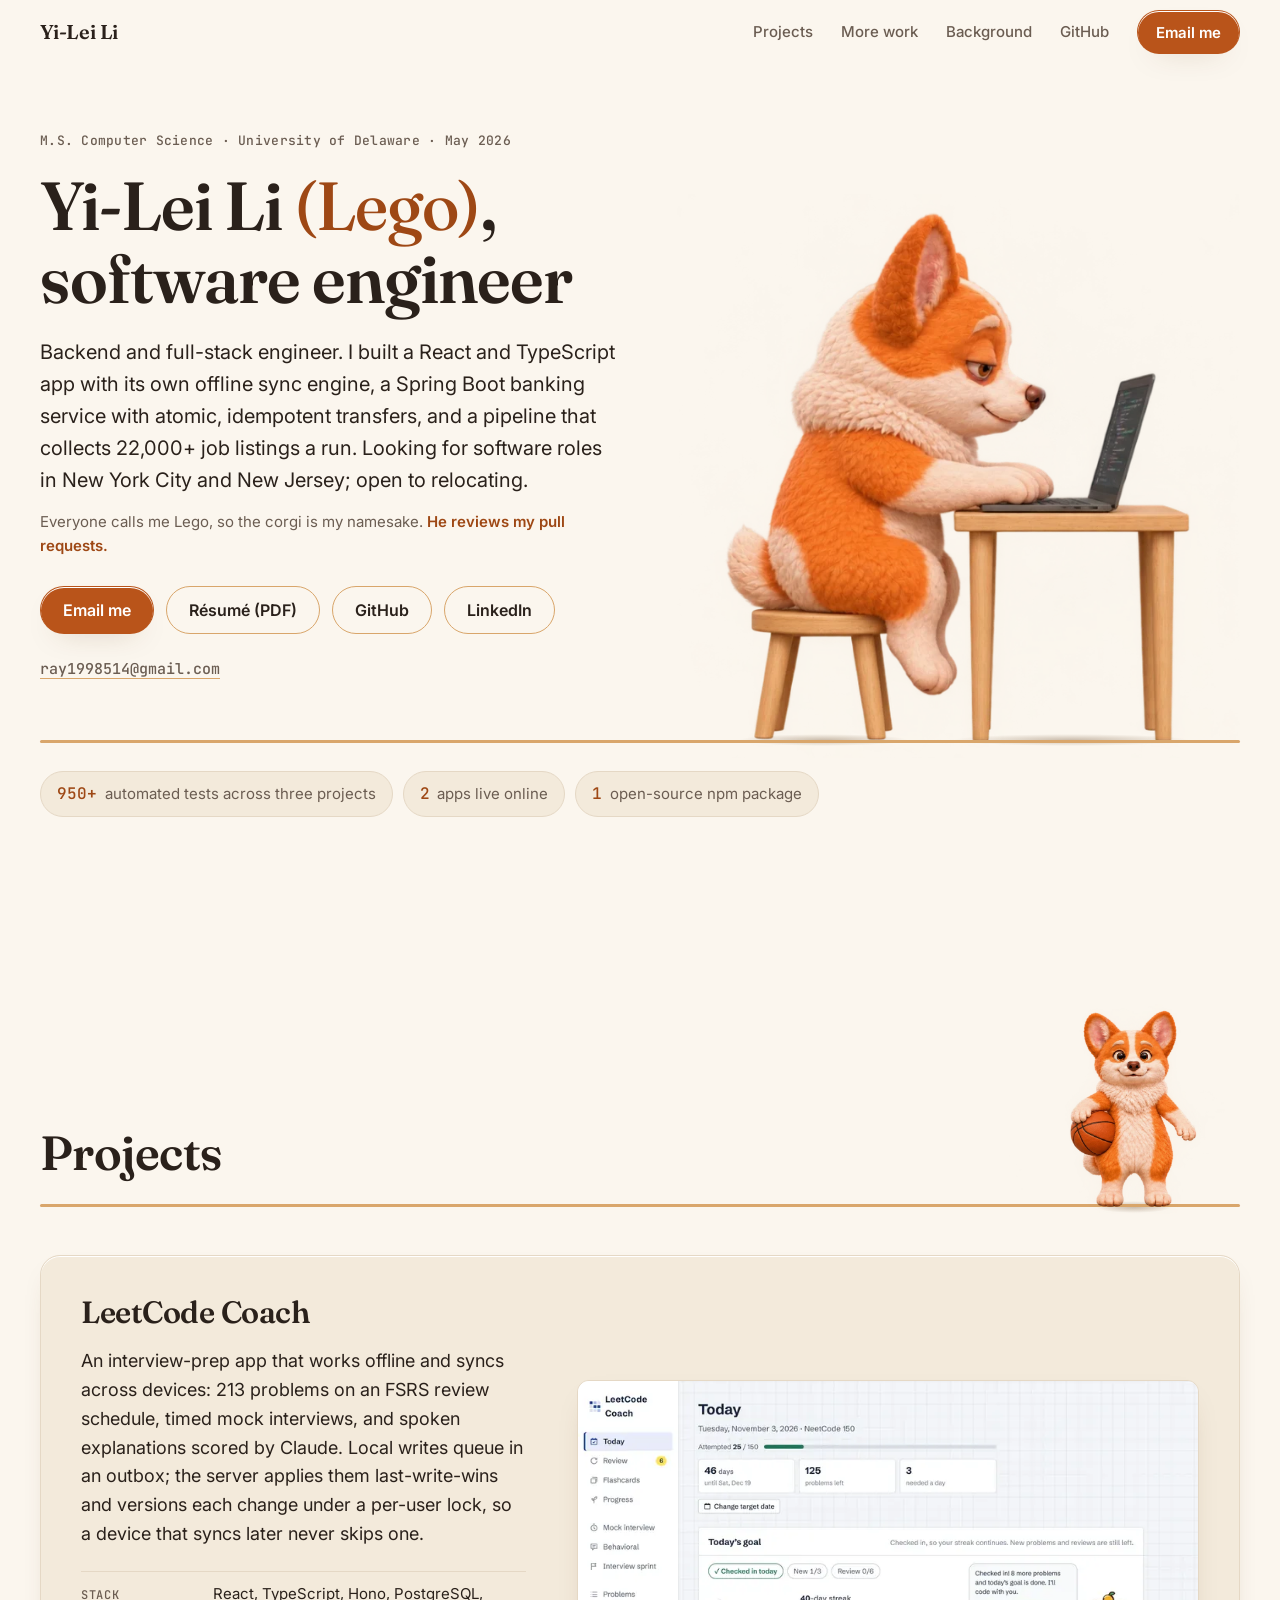
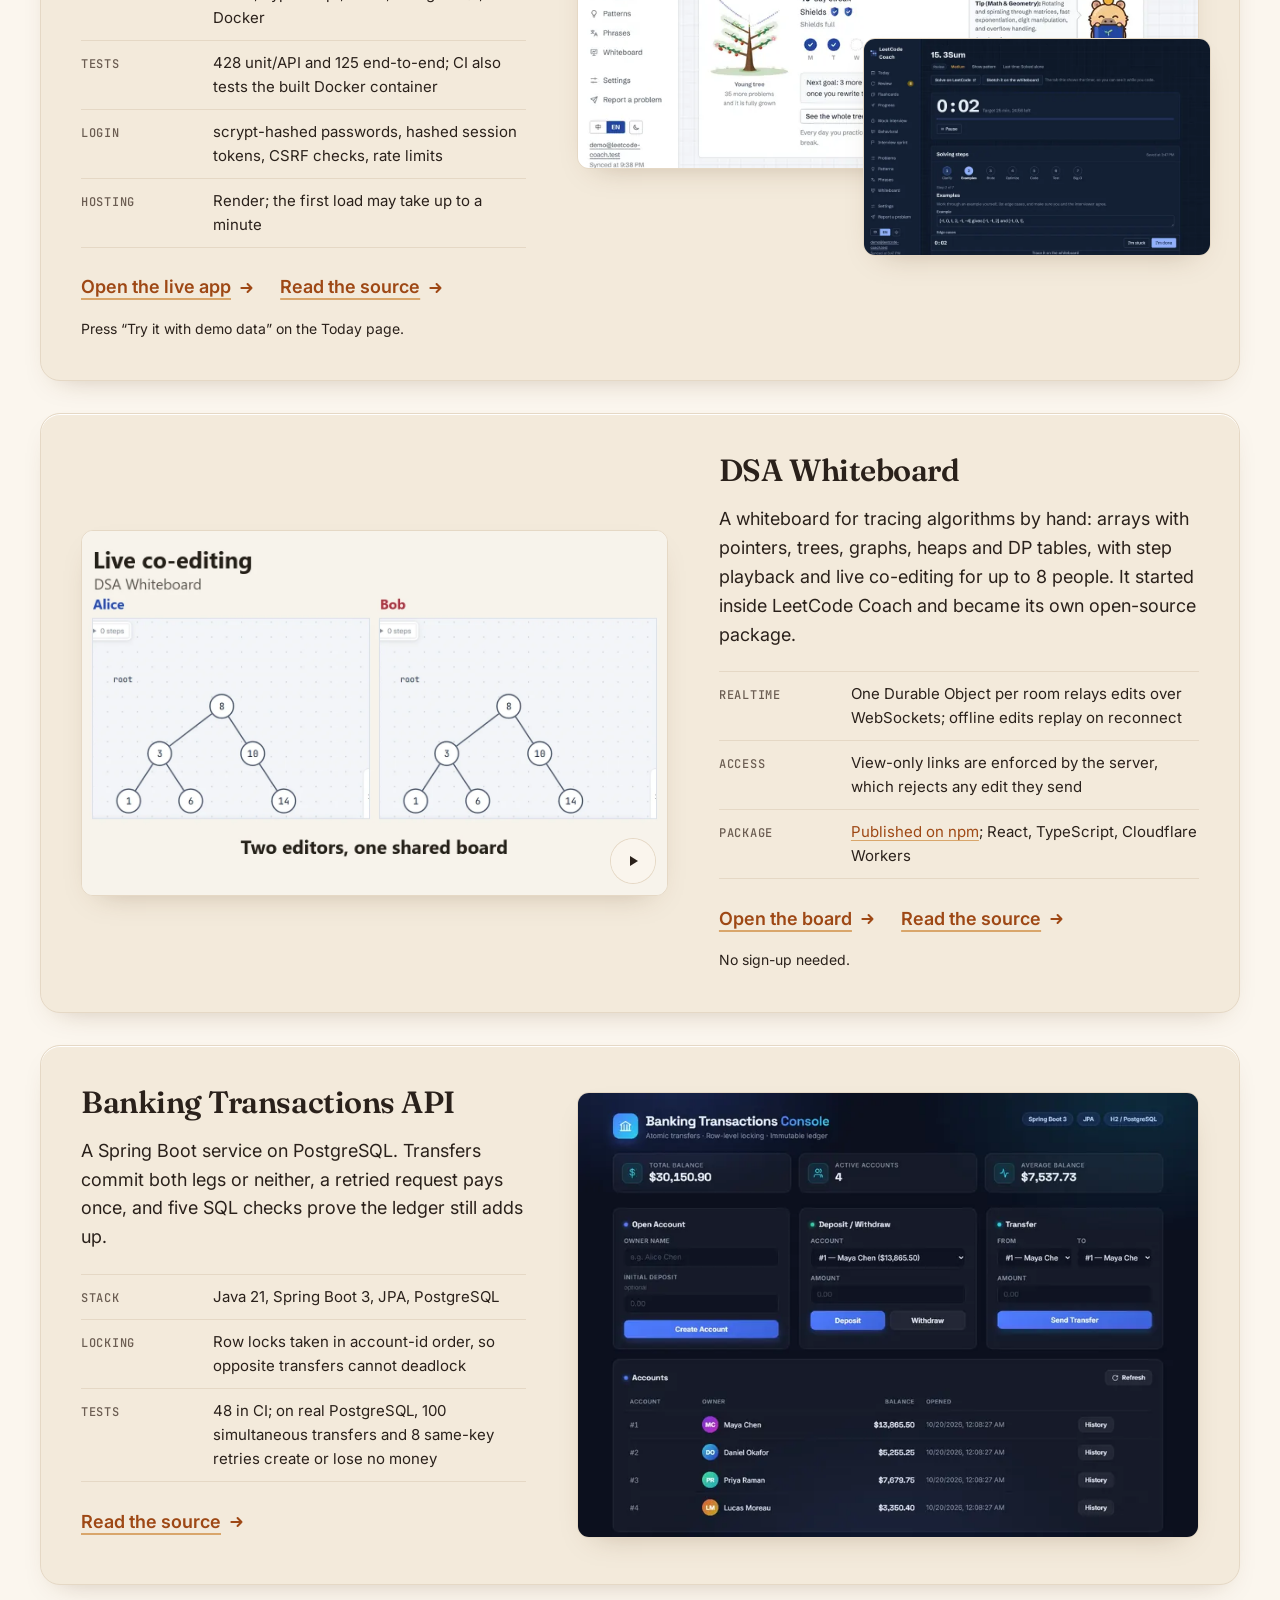
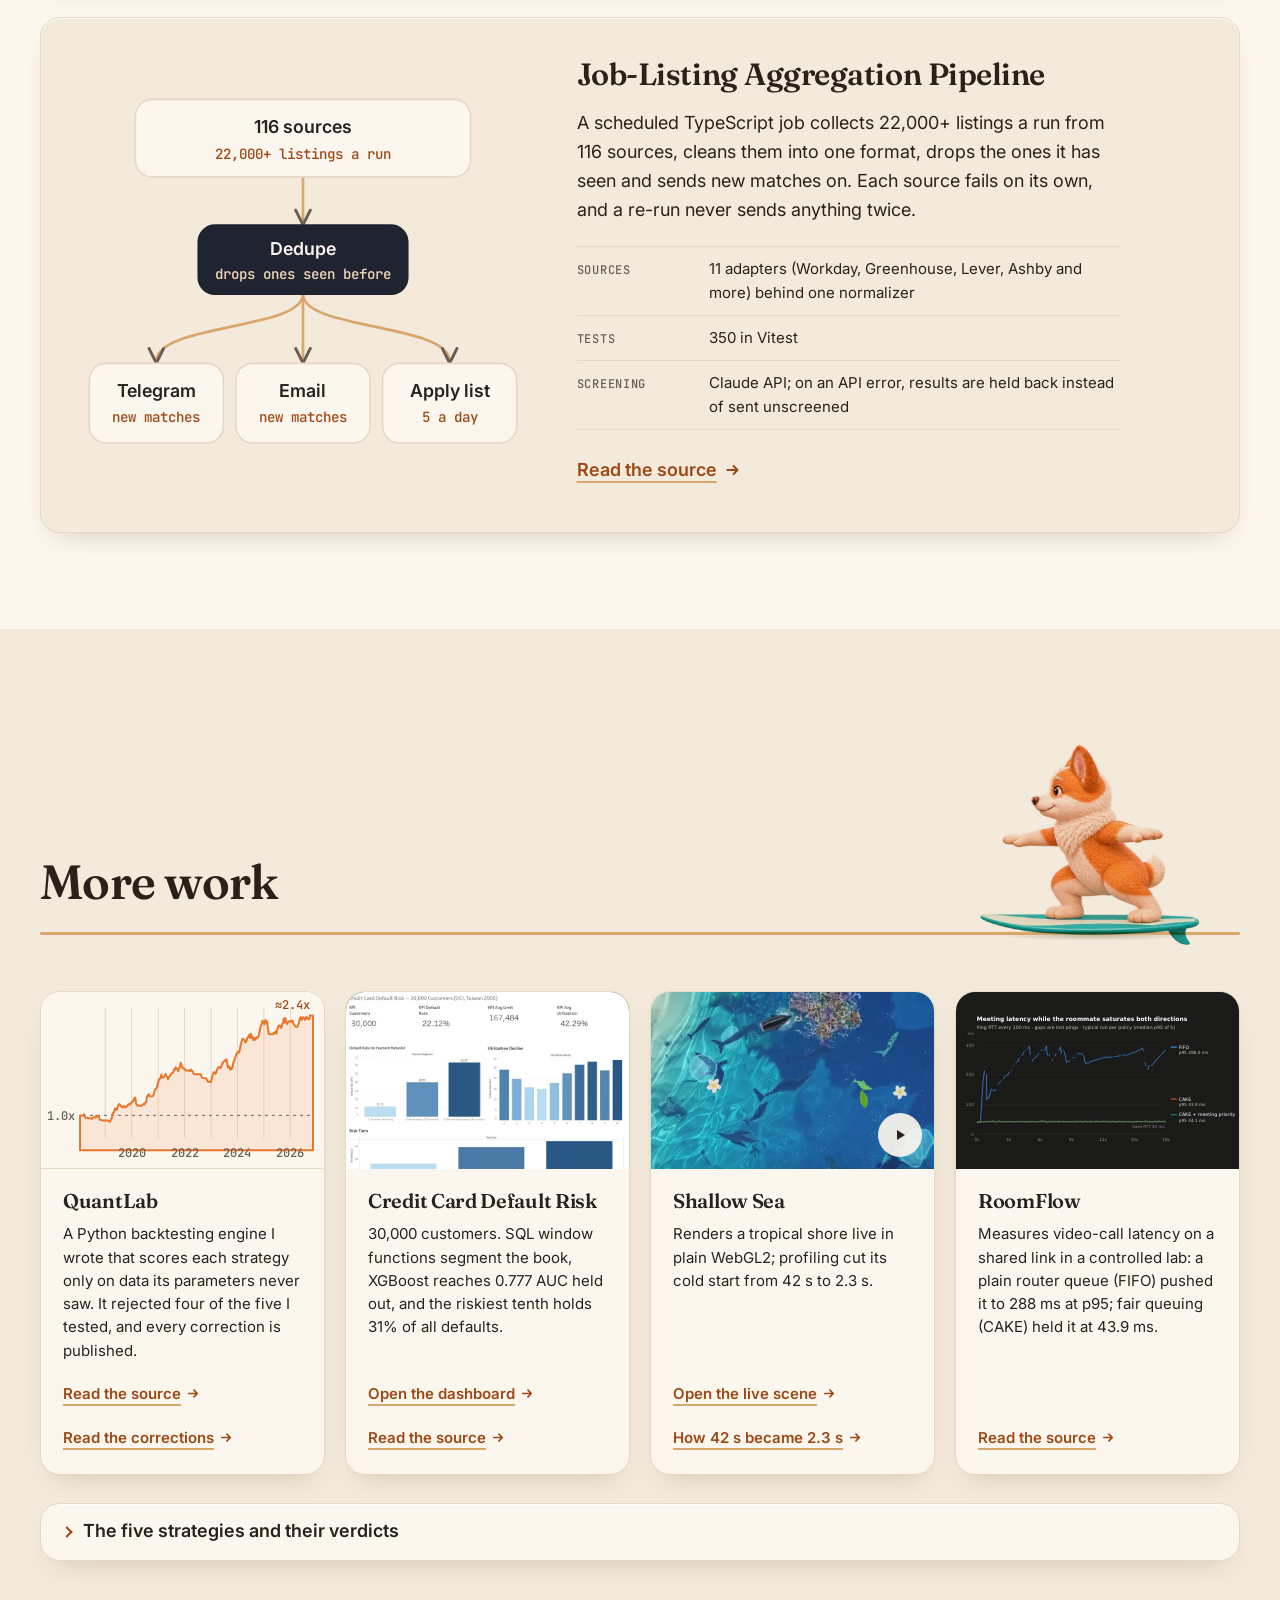
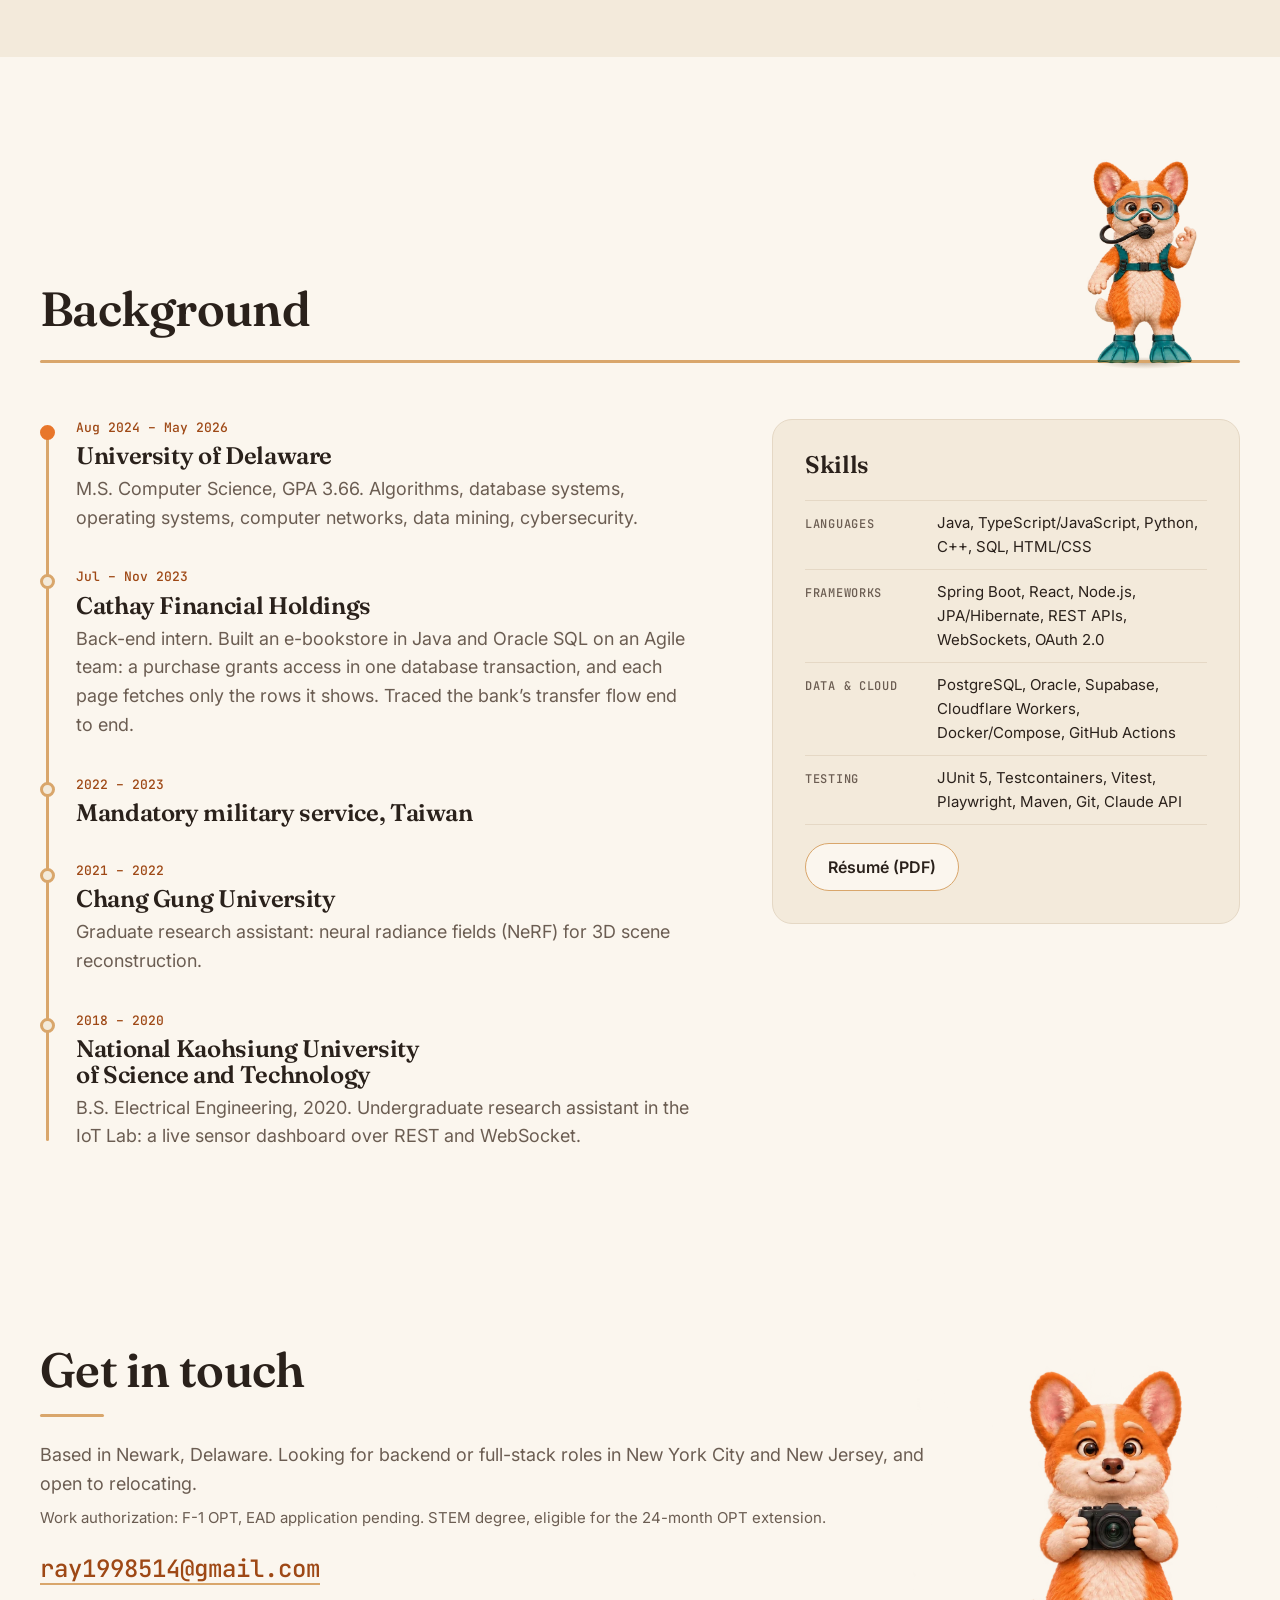
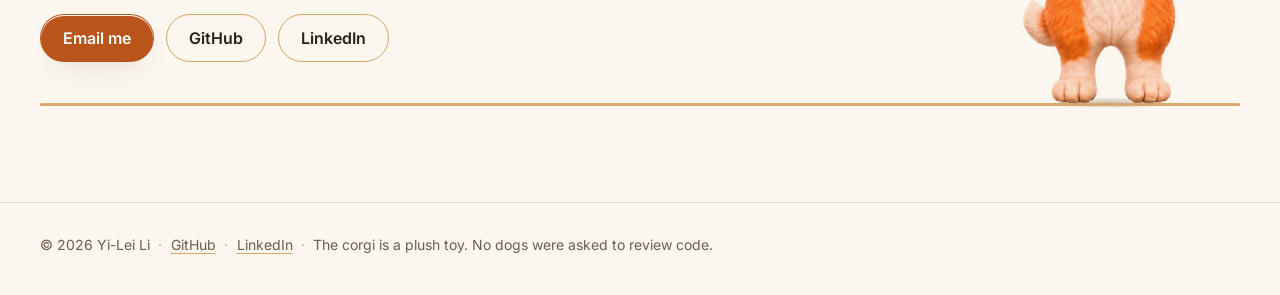
<file: index.html>
<!doctype html>
<html lang="en">
<head>
<meta charset="utf-8">
<meta name="viewport" content="width=device-width, initial-scale=1, viewport-fit=cover">
<title>Yi-Lei Li (Lego) — Backend / Full-Stack Software Engineer (Java, Spring Boot, TypeScript, React)</title>
<meta name="description" content="Backend and full-stack engineer. I built a React and TypeScript app with its own offline sync engine, a Spring Boot banking service with atomic, idempotent transfers, and a pipeline that collects 22,000+ job listings a run.">
<link rel="canonical" href="https://legoli.dev/">
<meta name="theme-color" content="#FBF6EE">
<meta property="og:type" content="website">
<meta property="og:url" content="https://legoli.dev/">
<meta property="og:title" content="Yi-Lei Li (Lego) — backend and full-stack software engineer">
<meta property="og:description" content="Backend and full-stack engineer. I built a React and TypeScript app with its own offline sync engine, a Spring Boot banking service with atomic, idempotent transfers, and a pipeline that collects 22,000+ job listings a run.">
<meta property="og:image" content="https://legoli.dev/og.png?v=2">
<meta property="og:image:width" content="1200">
<meta property="og:image:height" content="630">
<meta property="og:image:alt" content="Yi-Lei Li, backend and full-stack software engineer, with Lego the corgi typing at a desk">
<meta name="twitter:card" content="summary_large_image">
<meta name="twitter:title" content="Yi-Lei Li (Lego) — backend and full-stack software engineer">
<meta name="twitter:description" content="Backend and full-stack engineer. I built a React and TypeScript app with its own offline sync engine, a Spring Boot banking service with atomic, idempotent transfers, and a pipeline that collects 22,000+ job listings a run.">
<meta name="twitter:image" content="https://legoli.dev/og.png?v=2">
<link rel="icon" href="favicon.svg" type="image/svg+xml">
<link rel="apple-touch-icon" href="apple-touch-icon.png">
<script type="application/ld+json">{"@context":"https://schema.org","@type":"Person","name":"Yi-Lei Li","alternateName":"Lego","jobTitle":"Backend and full-stack software engineer","url":"https://legoli.dev/","alumniOf":"University of Delaware","sameAs":["https://github.com/Lego514","https://www.linkedin.com/in/legoli/"]}</script>
<link rel="preload" as="image" href="img/lego/lego-coding-side.webp" imagesrcset="img/lego/lego-coding-side-400.webp 400w, img/lego/lego-coding-side.webp 666w" imagesizes="(min-width: 900px) 620px, 290px" type="image/webp" fetchpriority="high">
<link rel="preconnect" href="https://fonts.googleapis.com">
<link rel="preconnect" href="https://fonts.gstatic.com" crossorigin>
<link rel="stylesheet" href="https://fonts.googleapis.com/css2?family=Fraunces:opsz,wght@9..144,500..600&family=Inter:wght@400..600&family=JetBrains+Mono:wght@400..500&display=swap">
<script>document.documentElement.classList.add("js");</script>
<style>
:root {
  --paper: #FBF6EE;
  --paper-2: #F3EADB;
  --ink: #2A211B;
  --ink-2: #6B5D52;
  --fur: #E8762B;
  --fur-deep: #B9541A;
  --fur-ink: #9E4815;     /* accent text on paper/paper-2/cream: 4.6-5.8:1 (fur-deep is 4.05 on paper-2) */
  --cream: #F6D9BC;
  --wood: #D9A66B;
  --line: #E5D8C5;
  --code: #1F2430;

  --font-display: "Fraunces", Georgia, "Times New Roman", serif;
  --font-body: "Inter", system-ui, -apple-system, "Segoe UI", Roboto, sans-serif;
  --font-mono: "JetBrains Mono", ui-monospace, "SFMono-Regular", Menlo, Consolas, monospace;

  --radius: 20px;
  --pill: 999px;
  --shadow: 0 1px 0 #fff inset, 0 12px 30px -18px rgb(90 55 20 / .35);
  --wood-line: 3px;
  --wrap: 1280px;
  --gutter: clamp(16px, 4vw, 40px);
  --header-h: 64px;
  --focus: 3px solid var(--fur-deep);
}

*, *::before, *::after { box-sizing: border-box; }
html { -webkit-text-size-adjust: 100%; scroll-behavior: smooth; }
body {
  margin: 0;
  background: var(--paper);
  color: var(--ink);
  font: 400 clamp(1.0625rem, .25vw + 1rem, 1.125rem) / 1.6 var(--font-body);
  text-rendering: optimizeLegibility;
  -webkit-font-smoothing: antialiased;
}
img { display: block; max-width: 100%; height: auto; }
a { color: inherit; }
h1, h2, h3 {
  font-family: var(--font-display);
  font-weight: 600;
  font-optical-sizing: auto;
  line-height: 1.08;
  letter-spacing: -.015em;
  margin: 0;
  text-wrap: balance;
}
p { margin: 0; }

:focus-visible { outline: var(--focus); outline-offset: 3px; border-radius: 6px; }
main:focus { outline: none; }

.wrap {
  width: 100%;
  max-width: calc(var(--wrap) + 2 * var(--gutter));
  margin-inline: auto;
  padding-inline: var(--gutter);
}

/* ---------- skip link ---------- */
.skip {
  position: absolute; left: var(--gutter); top: 8px; z-index: 100;
  padding: 12px 18px; border-radius: var(--pill);
  background: var(--ink); color: var(--paper);
  font-weight: 600; text-decoration: none;
  translate: 0 -200%;
}
.skip:focus-visible { translate: 0 0; }

/* ---------- buttons ---------- */
.btn {
  display: inline-flex; align-items: center; justify-content: center; gap: .5em;
  min-height: 48px; padding: 0 22px;
  border: 1.5px solid transparent; border-radius: var(--pill);
  font: 600 1rem/1 var(--font-body);
  text-decoration: none; white-space: nowrap;
  transition: translate .15s ease, background-color .15s ease, box-shadow .15s ease;
}
.btn:hover { translate: 0 -1px; }
.btn--primary { background: var(--fur-deep); color: #fff; box-shadow: var(--shadow); }
.btn--primary:hover { background: #A84A15; }
.btn--secondary { background: var(--paper); color: var(--ink); border-color: var(--wood); }
.btn--secondary:hover { background: var(--paper-2); }
.btn--small { min-height: 44px; padding: 0 18px; font-size: .9375rem; }
.btn svg { width: 1em; height: 1em; flex: none; }

/* ---------- header ---------- */
.site-header {
  position: sticky; top: 0; z-index: 50;
  border-bottom: 1px solid transparent;
  transition: background-color .2s ease, border-color .2s ease;
}
.site-header.is-scrolled,
.site-header.is-open {
  background: rgb(251 246 238 / .92);
  -webkit-backdrop-filter: blur(10px);
  backdrop-filter: blur(10px);
  border-bottom-color: var(--line);
}
.header__bar {
  display: flex; align-items: center; gap: 16px;
  min-height: var(--header-h);
}
.wordmark {
  font: 600 1.25rem/1 var(--font-display);
  letter-spacing: -.01em;
  text-decoration: none;
  display: inline-flex; align-items: center; min-height: 44px;
  margin-right: auto;
  white-space: nowrap;
}
.nav__list {
  display: flex; flex-wrap: wrap; gap: 4px;
  list-style: none; margin: 0; padding: 0;
}
.nav__list a {
  display: inline-flex; align-items: center; min-height: 44px; padding: 0 12px;
  border-radius: var(--pill);
  font-size: .9375rem; font-weight: 500; color: var(--ink-2);
  text-decoration: none;
  transition: color .15s ease, background-color .15s ease;
}
.nav__list a:hover { color: var(--ink); background: var(--paper-2); }
.nav__toggle { display: none; }

@media (max-width: 859px) {
  .js .nav__toggle {
    display: inline-flex; align-items: center; gap: 8px;
    min-height: 44px; padding: 0 14px;
    border: 1.5px solid var(--line); border-radius: var(--pill);
    background: var(--paper); color: var(--ink);
    font: 500 .9375rem/1 var(--font-body);
    cursor: pointer;
  }
  .nav__toggle svg { width: 16px; height: 16px; }
  .nav__toggle[aria-expanded="true"] .nav__icon-open,
  .nav__toggle[aria-expanded="false"] .nav__icon-close { display: none; }
  .js .nav__list {
    display: none;
    position: absolute; left: 0; right: 0; top: 100%;
    flex-direction: column; gap: 0;
    padding: 8px var(--gutter) 16px;
    background: var(--paper);
    border-bottom: 1px solid var(--line);
    box-shadow: var(--shadow);
  }
  .js .nav__toggle[aria-expanded="true"] + .nav__list { display: flex; }
  .js .nav__list a { display: flex; min-height: 48px; padding: 0 4px; font-size: 1.0625rem; color: var(--ink); border-radius: 8px; }
  .js .nav__list li + li { border-top: 1px solid var(--line); }
}
@media (max-width: 359px) {
  .header__bar { gap: 8px; }
  .wordmark { font-size: 1.125rem; }
  .header__email { padding: 0 14px; }
}

/* ---------- hero ---------- */
.hero { padding-block: clamp(16px, 4vh, 48px) clamp(40px, 6vh, 72px); }
.hero__grid {
  display: grid;
  grid-template-columns: minmax(0, 1fr);
  grid-template-areas: "copy" "lego" "floor" "proof";
}
.hero__copy { grid-area: copy; padding-top: 12px; padding-bottom: 28px; max-width: 40rem; }
.eyebrow {
  font: 500 .8125rem/1.5 var(--font-mono);
  letter-spacing: .02em;
  color: var(--ink-2);
  margin-bottom: 18px;
}
.hero h1 { font-size: clamp(2.3rem, 5.6vw, 4.25rem); }
.h1__aka { color: var(--fur-ink); font-weight: 500; }
.hero__email { margin-top: 14px; font: 500 .9375rem/1.4 var(--font-mono); }
.hero__email a { display: inline-flex; align-items: center; min-height: 44px; color: var(--ink-2); text-decoration-color: var(--wood); text-underline-offset: 4px; }
.hero__email a:hover { color: var(--fur-deep); }
.lead { margin-top: 20px; max-width: 34em; font-size: clamp(1.0625rem, .45vw + .95rem, 1.25rem); }
.hero__mascot { margin-top: 14px; color: var(--ink-2); font-size: .9375rem; }
.hero__mascot strong { color: var(--fur-ink); font-weight: 600; }
.actions { display: flex; flex-wrap: wrap; gap: 12px; margin-top: 28px; }

/* Lego: one reusable block (§4). The art has ~3.2% clear space under the legs,
   pulled back with a negative margin so the legs stand on the wood line. */
.lego { position: relative; margin: 0; }
.lego > img { width: 100%; }
.hero__lego {
  grid-area: lego;
  justify-self: center; align-self: end;
  width: min(100%, 46vh, 420px);
  width: min(100%, 46svh, 420px);
}
.hero__lego > img {
  margin-bottom: -3.2%; position: relative; z-index: 1; transform-origin: 51% 97%;
  /* the art's soft edge is near-white; multiply drops it into the cream page */
  mix-blend-mode: multiply;
}
.hero__lego::before,
.hero__lego::after {
  content: ""; position: absolute; bottom: -6px; height: 12px;
  border-radius: 50%;
  background: radial-gradient(closest-side, rgb(90 55 20 / .30), rgb(90 55 20 / 0));
}
.hero__lego::before { left: 11%; width: 30%; }   /* under the stool */
.hero__lego::after  { left: 49%; width: 42%; }   /* under the desk */
/* every Lego's contact shadow waits for its picture (onload adds .is-ready), so a shadow never shows alone;
   without JS there is no .js class and both show */
.js .lego:not(.is-ready)::before,
.js .lego:not(.is-ready)::after { visibility: hidden; }
.js .lego.is-playing::before,
.js .lego.is-playing::after { visibility: visible; }

.floor {
  grid-area: floor;
  position: relative; z-index: 2;
  height: var(--wood-line);
  border-radius: var(--pill);
  background: var(--wood);
}

.proof {
  grid-area: proof;
  display: flex; flex-wrap: wrap; gap: 10px;
  list-style: none; margin: 24px 0 0; padding: 0;
}
.proof li {
  display: inline-flex; align-items: baseline; gap: .5em;
  padding: 10px 16px;
  background: var(--paper-2);
  border: 1px solid var(--line);
  border-radius: var(--pill);
  font-size: .9375rem; color: var(--ink-2);
}
.proof b { font: 500 1rem/1.2 var(--font-mono); color: var(--fur-ink); }

/* phones: a smaller Lego so the actions reach the first screen */
@media (max-width: 599px) {
  .hero__lego { width: min(100%, 26svh, 200px); }
  .hero__copy { padding-top: 8px; padding-bottom: 20px; }
  .eyebrow { margin-bottom: 12px; }
  .lead { margin-top: 16px; }
  .actions { margin-top: 22px; }
}

@media (min-width: 900px) {
  .hero__grid {
    grid-template-columns: minmax(0, 1fr) auto;
    grid-template-areas: "copy lego" "floor floor" "proof proof";
    column-gap: clamp(32px, 4.5vw, 64px);
  }
  .hero__copy { align-self: center; padding: 0 0 48px; }
  .hero__lego {
    justify-self: end;
    width: min(44vw, 620px, calc(100vh - 290px));
    width: min(44vw, 620px, calc(100svh - 290px));
    min-width: 300px;
  }
  .proof { margin-top: 28px; }
}
@media (min-width: 900px) and (min-height: 700px) {
  .hero { min-height: calc(100svh - var(--header-h)); display: flex; align-items: center; }
  .hero > .wrap { flex: 1; }
}

@media (prefers-reduced-motion: no-preference) {
  .hero__lego > img { animation: lego-breathe 4s ease-in-out infinite alternate; }
}
@keyframes lego-breathe { from { scale: 1; } to { scale: 1.012; } }

/* ---------- sections ---------- */
.section { padding-block: clamp(48px, 8vw, 96px); scroll-margin-top: var(--header-h); }
.section--band { background: var(--paper-2); }
.section h2 { font-size: clamp(2rem, 4vw, 3rem); }
.section h2::after {
  content: ""; display: block;
  width: 64px; height: var(--wood-line); margin-top: 18px;
  border-radius: var(--pill); background: var(--wood);
}

.sr-only {
  position: absolute; width: 1px; height: 1px; padding: 0; margin: -1px;
  overflow: hidden; clip: rect(0 0 0 0); white-space: nowrap; border: 0;
}
.section h3 { font-size: clamp(1.5rem, 2.4vw, 2rem); }

/* text link with an arrow */
.links { display: flex; flex-wrap: wrap; gap: .5rem 1.5rem; margin: 0; }
.link {
  display: inline-flex; align-items: center; gap: .4em;
  min-height: 44px;
  color: var(--fur-ink); font-weight: 600;
  text-decoration: underline; text-decoration-color: var(--wood);
  text-decoration-thickness: 2px; text-underline-offset: 5px;
  transition: text-decoration-color .15s ease;
}
.link:hover { text-decoration-color: var(--fur); }
.link svg { width: 1em; height: 1em; fill: none; stroke: currentColor; stroke-width: 1.8; stroke-linecap: round; stroke-linejoin: round; transition: translate .15s ease; }
.link:hover svg { translate: 2px 0; }

/* a screenshot as one window */
.shot {
  display: block; width: 100%; height: auto;
  border: 1px solid var(--line); border-radius: 12px;
  background: var(--paper);
  box-shadow: var(--shadow);
}
.shot--loop { position: relative; overflow: hidden; aspect-ratio: 16 / 10; }
.shot--loop > video { display: block; width: 100%; height: 100%; object-fit: cover; }
.shot--loop .loop-toggle { box-shadow: 0 0 0 1px var(--line); }

/* ---------- standing Lego (§4b): one block for every Lego that stands on a wood line.
   The art is cropped to its visible width (--cl/--cr of the image width), pulled down by its
   clear space under the feet (--clear of its height), blended into the band like the hero, and
   given a contact shadow under the feet (--sl/--sw of the figure width). ---------- */
.lego-stand {
  --lego-h: 130px;
  position: relative; flex: none;
  height: var(--lego-h);
  width: calc(var(--lego-h) * var(--ar) * (1 - var(--cl) - var(--cr)));
}
.lego-stand > img {
  position: relative; z-index: 2;
  height: 100%; width: auto; max-width: none;
  margin-left: calc(var(--lego-h) * var(--ar) * var(--cl) * -1);
  translate: 0 var(--clear);
  mix-blend-mode: multiply;
}
.lego-stand--mirror > img { scale: -1 1; }
.lego-stand::before {
  content: ""; position: absolute; z-index: 0;
  left: var(--sl); width: var(--sw); bottom: -6px; height: 12px;
  border-radius: 50%;
  background: radial-gradient(closest-side, rgb(90 55 20 / .30), rgb(90 55 20 / 0));
}

/* video swap (§4, initLego): a clip with data-src cross-fades over the still once it plays */
.lego > video {
  position: absolute; z-index: 2; pointer-events: none;
  opacity: 0; transition: opacity .4s ease;
  /* darken, not multiply: a clip's light (--paper) background then vanishes on --paper and --paper-2 alike */
  mix-blend-mode: darken;
}
.lego.is-playing > video { opacity: 1; }
.lego.is-playing > img { opacity: 0; transition: opacity .4s ease; }
.hero__lego > video { top: 0; left: 0; width: 100%; height: auto; aspect-ratio: 666 / 667; }
.lego-stand > video {
  top: 0; left: calc(var(--lego-h) * var(--ar) * var(--cl) * -1);
  height: 100%; width: calc(var(--lego-h) * var(--ar));
  translate: 0 var(--clear);
}
.lego-stand--mirror > video { scale: -1 1; }

/* ---------- section header row: h2 left, Lego right, closed by a full-width wood line ---------- */
.section-head {
  position: relative;
  display: flex; align-items: flex-end; justify-content: space-between; gap: clamp(28px, 4vw, 48px);
}
.section-head::after {
  content: ""; position: absolute; left: 0; right: 0; bottom: 0; z-index: 1;
  height: var(--wood-line); border-radius: var(--pill); background: var(--wood);
}
.section-head h2 { min-width: 0; padding-bottom: 28px; }
.section-head h2::after { display: none; }
.section-head__lego { margin-right: clamp(0px, 3vw, 48px); }
@media (min-width: 600px) { .section-head__lego { --lego-h: 170px; } }
@media (min-width: 900px) { .section-head__lego { --lego-h: 210px; } }

/* ---------- projects ---------- */
.projects { display: grid; gap: clamp(24px, 3vw, 32px); margin-top: clamp(32px, 4vw, 48px); }
.project {
  display: grid; gap: 28px;
  padding: clamp(20px, 3.4vw, 40px);
  background: var(--paper-2);
  border: 1px solid var(--line);
  border-radius: var(--radius);
  box-shadow: var(--shadow);
}
.project__text { display: flex; flex-direction: column; align-items: flex-start; gap: 18px; max-width: 34rem; }
.project__text > p { color: var(--ink); }
.facts { display: grid; gap: 0; margin: 4px 0 0; width: 100%; }
.facts > div {
  display: grid; grid-template-columns: 7.5rem 1fr; gap: 12px; align-items: baseline;
  padding: 10px 0; border-top: 1px solid var(--line);
}
.facts > div:last-child { border-bottom: 1px solid var(--line); }
.facts dt { font: 500 .75rem/1.4 var(--font-mono); letter-spacing: .06em; text-transform: uppercase; color: var(--ink-2); }
.facts dd { margin: 0; font-size: .9375rem; }
.project__note { margin-top: -10px; font-size: .875rem; color: var(--ink-2); }
.facts dd a { color: var(--fur-ink); text-decoration-color: var(--wood); text-underline-offset: 3px; }
@media (max-width: 599px) {
  .project__media--pair { padding-bottom: 0; }
  .project__media--pair .shot--inset { display: none; }
  .project .facts > div:nth-child(n+3) { display: none; }
  .project .facts > div:nth-child(2) { border-bottom: 1px solid var(--line); }
  .project { gap: 20px; }
  .project__text { gap: 14px; }
  .facts > div { grid-template-columns: 5.75rem 1fr; gap: 10px; }
  .timeline .tl-extra { display: none; }
  .timeline li { padding-bottom: 22px; }
  body { font-size: 1rem; line-height: 1.55; }
  .project { padding: 18px 16px; }
  .section-head__lego { --lego-h: 100px; }
  .contact__lego { --lego-h: 176px; }
  .proof { gap: 8px; margin-top: 16px; }
  .proof li { padding: 7px 12px; font-size: .875rem; }
  .skills { padding: 18px 16px; gap: 14px; }
  .skills .facts > div { grid-template-columns: 1fr; gap: 2px; }
  .contact__text { padding-bottom: 24px; }
  .section { padding-block: 40px; }
  .links, .side__text .links { gap: 0 1.1rem; }
  .link { font-size: .9375rem; }
  .project__note { margin-top: -8px; }
  .hero__lego { width: min(100%, 22svh, 178px); }
  .section-head h2 { padding-bottom: 18px; }
  .projects { margin-top: 24px; gap: 20px; }
  .background { gap: 32px; margin-top: 24px; }
}
.project__media { min-width: 0; }
.project__media--pair { position: relative; padding-bottom: 14%; }
.project__media--pair .shot--inset {
  position: absolute; right: -2%; bottom: 0; width: 56%;
}
.project__media--flow { display: grid; place-items: center; }
.flow { display: block; width: 100%; max-width: 440px; height: auto; overflow: visible; }
.flow__wires { fill: none; stroke: var(--wood); stroke-width: 2.5; stroke-linecap: round; }
.flow__box { fill: var(--paper); stroke: var(--line); stroke-width: 1.5; }
.flow__box--core { fill: var(--code); stroke: var(--code); }
.flow__label { font: 600 17px var(--font-body); fill: var(--ink); }
.flow__label--core { fill: var(--paper); }
.flow__meta { font: 500 13.5px var(--font-mono); fill: var(--fur-ink); }
.flow__meta--core { fill: var(--cream); }

@media (min-width: 900px) {
  .project { grid-template-columns: minmax(0, 5fr) minmax(0, 7fr); align-items: center; gap: clamp(32px, 4vw, 64px); }
  .project--flip .project__text { order: 2; }
  .project--flip .project__media { order: 1; }
}
/* the DSA Whiteboard demo is a video with small text in it: from 1100px give it the wider column
   (below that the text column needs its width for the two links) */
@media (min-width: 1100px) {
  .project--wide-media { grid-template-columns: minmax(0, 11fr) minmax(0, 9fr); }
}

/* ---------- more work: one grid of four equal compact cards ---------- */
.more-grid { display: grid; gap: 24px; margin-top: clamp(20px, 5vw, 56px); }
.more-hint { display: none; margin-top: 18px; font-size: .875rem; color: var(--ink-2); }
/* phones: the four cards become one swipeable row (scroll-snap), so they take one card's height */
@media (max-width: 699px) {
  .more-grid {
    grid-auto-flow: column; grid-auto-columns: 84%; gap: 14px;
    overflow-x: auto; scroll-snap-type: x mandatory; overscroll-behavior-x: contain;
    margin-inline: calc(var(--gutter, 20px) * -1); padding: 4px var(--gutter, 20px) 18px;
    scroll-padding-inline: var(--gutter, 20px);
  }
  .more-grid > .side { scroll-snap-align: start; }
  .more-hint { display: block; }
}
@media (min-width: 700px) { .more-grid { grid-template-columns: repeat(2, minmax(0, 1fr)); } }
@media (min-width: 1200px) { .more-grid { grid-template-columns: repeat(4, minmax(0, 1fr)); gap: 20px; } }
.side {
  display: flex; flex-direction: column;
  background: var(--paper);
  border: 1px solid var(--line);
  border-radius: var(--radius);
  box-shadow: var(--shadow);
  overflow: hidden;
}
.side__media { position: relative; flex: none; aspect-ratio: 16 / 10; overflow: hidden; background: var(--code); }
.side__media > img, .side__media > video { display: block; width: 100%; height: 100%; object-fit: cover; }
.side__media--top > img { object-position: center top; }
.side__media--dark { background: #1a1a19; }
.side__media--dark > img { object-fit: contain; }
.side__text { flex: 1; display: flex; flex-direction: column; align-items: flex-start; gap: 10px; padding: 20px 22px 14px; }
.side__text h3 { font-size: 1.25rem; line-height: 1.15; }
.side__text p { font-size: .9375rem; line-height: 1.55; }
.side__text > .link:last-child, .side__text > .links:last-child { margin-top: auto; }
.side__text .links { gap: 0 1.25rem; }
/* in a narrow card a wrapping link keeps its arrow on the last word */
.side__text .link { display: inline-block; padding: 11px 0; font-size: .9375rem; line-height: 1.4; white-space: nowrap; }
.side__text .link svg { display: inline-block; vertical-align: -2px; margin-left: .3em; }
.loop-toggle { display: none; }
.js .loop-toggle {
  position: absolute; right: 12px; bottom: 12px;
  display: grid; place-items: center;
  width: 44px; height: 44px;
  border: 0; border-radius: var(--pill);
  background: rgb(251 246 238 / .92); color: var(--ink);
  cursor: pointer;
}
.loop-toggle svg { width: 16px; height: 16px; fill: currentColor; }
.loop-toggle[data-paused="false"] .loop-toggle__play,
.loop-toggle[data-paused="true"] .loop-toggle__pause { display: none; }

/* the QuantLab equity curve as a card picture: paths stretch, labels are HTML so they stay readable */
.side__media--chart { background: var(--paper); border-bottom: 1px solid var(--line); }
.chart__plot {
  position: absolute; inset: 16px 14px 30px 42px;
  font: 500 .75rem/1 var(--font-mono); color: var(--ink-2);
}
.chart__plot svg { position: absolute; inset: 0; width: 100%; height: 100%; overflow: visible; }
.chart__grid { stroke: var(--line); stroke-width: 1; vector-effect: non-scaling-stroke; }
.chart__base { stroke: var(--ink-2); stroke-width: 1; stroke-dasharray: 3 4; vector-effect: non-scaling-stroke; }
/* one closed path; its closing edges lie outside the viewBox, so only the curve shows a stroke */
.chart__curve { fill: rgb(232 118 43 / .12); stroke: var(--fur); stroke-width: 2; stroke-linejoin: round; vector-effect: non-scaling-stroke; }
.chart__y, .chart__end, .chart__x { position: absolute; white-space: nowrap; }
.chart__y { right: calc(100% + 8px); translate: 0 -50%; }
.chart__end { right: 0; translate: 0 -140%; color: var(--fur-ink); }
.chart__x { top: calc(100% + 9px); translate: -50% 0; }
.chart__x--minor { display: none; }

/* the five strategies, closed under the grid */
.verdict-details {
  margin-top: 28px;
  background: var(--paper);
  border: 1px solid var(--line);
  border-radius: var(--radius);
  box-shadow: var(--shadow);
}
.verdict-details > summary {
  display: flex; align-items: center; gap: 12px;
  min-height: 56px; padding: 0 22px;
  font-weight: 600; cursor: pointer;
  list-style: none;
  border-radius: var(--radius);
}
.verdict-details > summary::-webkit-details-marker { display: none; }
.verdict-details > summary::before {
  content: ""; flex: none; width: 8px; height: 8px;
  border-right: 2px solid var(--fur-ink); border-bottom: 2px solid var(--fur-ink);
  rotate: -45deg; transition: rotate .2s ease;
}
.verdict-details[open] > summary::before { rotate: 45deg; }
.verdict-details > summary:hover { color: var(--fur-ink); }
.verdict-details > .verdicts { margin: 0; padding: 0 22px; }
.verdict-details[open] { padding-bottom: 8px; }

.verdicts { width: calc(100% - 44px); margin: 0 22px; border-collapse: collapse; font-size: .9375rem; }
.verdicts th, .verdicts td { text-align: left; padding: 14px 16px 14px 0; border-bottom: 1px solid var(--line); vertical-align: middle; }
.verdicts tbody tr:last-child > * { border-bottom: 0; }
.verdicts thead th { font: 500 .75rem/1.4 var(--font-mono); letter-spacing: .06em; text-transform: uppercase; color: var(--ink-2); border-bottom: 1.5px solid var(--wood); }
.verdicts tbody th { font-weight: 600; }
.verdicts td:nth-child(2), .verdicts thead th:nth-child(2) { width: 1%; white-space: nowrap; }
.verdicts td:last-child, .verdicts thead th:last-child { padding-right: 0; }
.verdict {
  display: inline-block; padding: 4px 12px;
  border: 1.5px solid var(--ink-2); border-radius: var(--pill);
  font: 500 .8125rem/1.3 var(--font-mono); color: var(--ink-2); white-space: nowrap;
}
.verdict--kept { background: var(--cream); border-color: var(--cream); color: var(--fur-ink); }
@media (max-width: 639px) {
  .verdict-details > summary { padding: 0 16px; }
  .verdict-details { overflow-x: auto; }
  .verdicts { width: max(560px, calc(100% - 32px)); margin: 0 16px; font-size: .875rem; }
}

/* ---------- background ---------- */
.background { display: grid; gap: 48px; margin-top: clamp(32px, 5vw, 56px); }
.timeline { position: relative; list-style: none; margin: 0; padding: 0 0 0 36px; }
.timeline::before {
  content: ""; position: absolute; left: 6px; top: 10px; bottom: 10px;
  width: var(--wood-line); border-radius: var(--pill); background: var(--wood);
}
.timeline li { position: relative; padding-bottom: 36px; }
.timeline li:last-child { padding-bottom: 0; }
.timeline li::before {
  content: ""; position: absolute; left: -36px; top: 6px;
  width: 15px; height: 15px; border-radius: 50%;
  background: var(--paper-2); border: 3px solid var(--wood);
}
.timeline li:first-child::before { background: var(--fur); border-color: var(--fur); }
.timeline__date { font: 500 .8125rem/1.4 var(--font-mono); color: var(--fur-ink); margin-bottom: 6px; }
.timeline h3 { font-size: clamp(1.25rem, 2vw, 1.5rem); }
.timeline h3 + p { margin-top: 6px; color: var(--ink-2); }
.skills { display: grid; gap: 18px; justify-items: start; align-content: start;
  padding: clamp(20px, 3vw, 32px); background: var(--paper-2); border: 1px solid var(--line); border-radius: var(--radius); }
.skills h3 { font-size: clamp(1.25rem, 2vw, 1.5rem); }
.skills .facts dd { color: var(--ink); }
@media (min-width: 900px) {
  .background { grid-template-columns: minmax(0, 7fr) minmax(0, 5fr); gap: clamp(40px, 6vw, 96px); align-items: start; }
}

/* ---------- contact ---------- */
.contact { display: grid; row-gap: 32px; }
@media (max-width: 899px) { .contact .contact__lego { margin-top: 8px; } .contact { row-gap: 0; } .contact__text { padding-bottom: 32px; } }
.contact__text { display: flex; flex-direction: column; align-items: flex-start; }
.contact__where { margin-top: 24px; color: var(--ink-2); }
.contact__auth { margin-top: 8px; color: var(--ink-2); font-size: .9375rem; }
.contact__email { margin-top: 16px; font: 500 clamp(1.125rem, 2.2vw, 1.5rem)/1.3 var(--font-mono); overflow-wrap: anywhere; }
.contact__email a { display: inline-flex; align-items: center; min-height: 44px; color: var(--fur-ink); text-decoration: underline; text-decoration-color: var(--wood); text-decoration-thickness: 2px; text-underline-offset: 6px; }
.contact .actions { margin-top: 24px; }
.contact__lego { --lego-h: 240px; justify-self: center; }
.contact__floor { grid-area: auto; grid-column: 1 / -1; }
@media (min-width: 600px) { .contact__lego { --lego-h: 300px; } }
@media (min-width: 900px) {
  .contact { grid-template-columns: minmax(0, 1fr) auto; column-gap: clamp(40px, 6vw, 96px); row-gap: 0; align-items: end; }
  .contact__text { align-self: center; padding-bottom: 40px; }
  .contact__lego { --lego-h: 360px; margin-right: clamp(0px, 4vw, 64px); }
}

/* one-time reveal (JS adds .reveal only when motion is allowed; Lego figures are never faded,
   so their multiply blend never runs inside a half-transparent group) */
@media (prefers-reduced-motion: no-preference) {
  .reveal { opacity: 0; translate: 0 12px; transition: opacity .25s ease, translate .25s ease; }
  .reveal.is-in { opacity: 1; translate: none; }
}

/* ---------- footer ---------- */
.site-footer { border-top: 1px solid var(--line); padding-block: 20px 28px; }
.site-footer p {
  display: flex; flex-wrap: wrap; align-items: center; column-gap: .6em; row-gap: 0;
  font-size: .875rem; color: var(--ink-2);
}
.site-footer a { display: inline-flex; align-items: center; min-height: 44px; text-decoration-color: var(--wood); text-underline-offset: 3px; }
.site-footer a:hover { color: var(--fur-deep); }
.site-footer .dot { color: var(--wood); }

/* each Lego has his own small motion until real clips exist (LEGO_ANIMATION.md); transform only,
   so the translate/scale that seat him on the wood line are untouched */
@media (prefers-reduced-motion: no-preference) {
  .lego-stand > img { transform-origin: 50% 96%; }
  [data-lego="basketball"] > img { animation: lego-dribble 1.6s ease-in-out infinite; }
  [data-lego="surf"] > img { transform-origin: 50% 92%; animation: lego-surf 4.2s ease-in-out infinite; }
  [data-lego="dive"] > img { animation: lego-sway 3.6s ease-in-out infinite; }
  [data-lego="photo"].is-snap > img { animation: lego-snap 1.1s ease-in-out 1; }
}
@keyframes lego-dribble { 0%, 100% { transform: none; } 45% { transform: scale(1.012, .985); } 60% { transform: scale(.995, 1.006); } }
@keyframes lego-surf { 0%, 100% { transform: rotate(-2deg); } 50% { transform: rotate(2deg) translateY(-1%); } }
@keyframes lego-sway { 0%, 100% { transform: rotate(-1.2deg); } 50% { transform: rotate(1.2deg); } }
@keyframes lego-snap { 0%, 100% { transform: none; } 35% { transform: scale(1.035) rotate(-1.5deg); } 55% { transform: scale(1.02) rotate(.5deg); } }
@media print {
  .reveal { opacity: 1 !important; translate: none !important; transition: none !important; }
  .hero__lego > img, .lego-stand > img { animation: none !important; }
  .site-header, .loop-toggle, .skip { display: none !important; }
}

@media (prefers-reduced-motion: reduce) {
  html { scroll-behavior: auto; }
  *, *::before, *::after { animation: none !important; transition: none !important; }
  .btn:hover { translate: none; }
}
</style>
</head>
<body>
<a class="skip" href="#main">Skip to content</a>

<header class="site-header">
  <div class="wrap header__bar">
    <a class="wordmark" href="#top">Yi-Lei Li</a>
    <nav class="nav" aria-label="Primary">
      <button class="nav__toggle" type="button" aria-expanded="false" aria-controls="nav-list">
        <svg class="nav__icon-open" viewBox="0 0 16 16" aria-hidden="true"><path d="M2 4h12M2 8h12M2 12h12" stroke="currentColor" stroke-width="1.6" stroke-linecap="round"/></svg>
        <svg class="nav__icon-close" viewBox="0 0 16 16" aria-hidden="true"><path d="M3.5 3.5l9 9M12.5 3.5l-9 9" stroke="currentColor" stroke-width="1.6" stroke-linecap="round"/></svg>
        Menu
      </button>
      <ul class="nav__list" id="nav-list">
        <li><a href="#projects">Projects</a></li>
        <li><a href="#more">More work</a></li>
        <li><a href="#background">Background</a></li>
        <li><a href="https://github.com/Lego514" target="_blank" rel="noopener">GitHub</a></li>
      </ul>
    </nav>
    <a class="btn btn--primary btn--small header__email" href="mailto:ray1998514@gmail.com">Email me</a>
  </div>
</header>

<main id="main" tabindex="-1">
  <section class="hero" id="top" aria-labelledby="hero-title">
    <div class="wrap hero__grid">
      <div class="hero__copy">
        <p class="eyebrow">M.S. Computer Science · University of Delaware · May 2026</p>
        <h1 id="hero-title">Yi-Lei Li <span class="h1__aka">(Lego)</span>, software engineer</h1>
        <p class="lead">Backend and full-stack engineer. I built a React and TypeScript app with its own offline sync engine, a Spring Boot banking service with atomic, idempotent transfers, and a pipeline that collects 22,000+ job listings a run. Looking for software roles in New York City and New Jersey; open to relocating.</p>
        <p class="hero__mascot">Everyone calls me Lego, so the corgi is my namesake. <strong>He reviews my pull requests.</strong></p>
        <div class="actions">
          <a class="btn btn--primary" href="mailto:ray1998514@gmail.com">Email me</a>
          <a class="btn btn--secondary" href="resume/Yi-Lei_Li_Resume_SWE.pdf" target="_blank" rel="noopener">Résumé (PDF)</a>
          <a class="btn btn--secondary" href="https://github.com/Lego514" target="_blank" rel="noopener">GitHub</a>
          <a class="btn btn--secondary" href="https://www.linkedin.com/in/legoli/" target="_blank" rel="noopener">LinkedIn</a>
        </div>
        <p class="hero__email"><a href="mailto:ray1998514@gmail.com">ray1998514@gmail.com</a></p>
      </div>

      <figure class="lego hero__lego" data-lego="coding">
        <img src="img/lego/lego-coding-side.webp" srcset="img/lego/lego-coding-side-400.webp 400w, img/lego/lego-coding-side.webp 666w" sizes="(min-width: 900px) 620px, 290px" width="666" height="667" fetchpriority="high" decoding="sync" onload="this.parentNode.classList.add('is-ready')"
             alt="Lego, a plush orange-and-cream corgi, sits on a wooden stool typing on a laptop at a small wooden desk.">
      </figure>

      <div class="floor" aria-hidden="true"></div>

      <ul class="proof" aria-label="At a glance">
        <li><b>950+</b> automated tests across three projects</li>
        <li><b>2</b> apps live online</li>
        <li><b>1</b> open-source npm package</li>
      </ul>
    </div>
  </section>

  <section class="section" id="projects" aria-labelledby="projects-title">
    <div class="wrap">
      <div class="section-head">
        <h2 id="projects-title">Projects</h2>
        <figure class="lego lego-stand section-head__lego" data-lego="basketball" style="--ar: 1.0525; --cl: 0.26; --cr: 0.13; --clear: 3.1%; --sl: 22%; --sw: 56%">
          <img src="img/lego/lego-basketball-front.webp" width="702" height="667" loading="lazy" decoding="async" onload="this.parentNode.classList.add('is-ready')" alt="Lego the corgi holding a basketball under one arm.">
        </figure>
      </div>

      <div class="projects">
        <article class="project" aria-labelledby="coach-title">
          <div class="project__text">
            <h3 id="coach-title">LeetCode Coach</h3>
            <p>An interview-prep app that works offline and syncs across devices: 213 problems on an FSRS review schedule, timed mock interviews, and spoken explanations scored by Claude. Local writes queue in an outbox; the server applies them last-write-wins and versions each change under a per-user lock, so a device that syncs later never skips one.</p>
            <dl class="facts">
              <div><dt>Stack</dt><dd>React, TypeScript, Hono, PostgreSQL, Docker</dd></div>
              <div><dt>Tests</dt><dd>428 unit/API and 125 end-to-end; CI also tests the built Docker container</dd></div>
              <div><dt>Login</dt><dd>scrypt-hashed passwords, hashed session tokens, CSRF checks, rate limits</dd></div>
              <div><dt>Hosting</dt><dd>Render; the first load may take up to a minute</dd></div>
            </dl>
            <p class="links"><a class="link" href="https://coach.legoli.dev" target="_blank" rel="noopener">Open the live app<svg viewBox="0 0 16 16" aria-hidden="true"><path d="M3 8h9M8.5 4.5 12 8l-3.5 3.5"/></svg></a> <a class="link" href="https://github.com/Lego514/leetcode-coach" aria-label="Read the source of LeetCode Coach" target="_blank" rel="noopener">Read the source<svg viewBox="0 0 16 16" aria-hidden="true"><path d="M3 8h9M8.5 4.5 12 8l-3.5 3.5"/></svg></a></p>
            <p class="project__note">Press “Try it with demo data” on the Today page.</p>
          </div>
          <div class="project__media project__media--pair">
            <img class="shot" src="img/coach-today-800.webp" srcset="img/coach-today-800.webp 800w, img/coach-today.webp 1760w" sizes="(min-width: 900px) 640px, 100vw" width="1760" height="1100" loading="lazy" decoding="async" alt="LeetCode Coach’s Today page: days until the interview, problems left, today’s goal and the current streak">
            <img class="shot shot--inset" src="img/coach-practice-800.webp" srcset="img/coach-practice-800.webp 800w, img/coach-practice.webp 1400w" sizes="(min-width: 900px) 360px, 60vw" width="1400" height="875" loading="lazy" decoding="async" alt="Timed practice in LeetCode Coach: a timer and the interview steps, one at a time">
          </div>
        </article>

        <article class="project project--flip project--wide-media" aria-labelledby="dsa-title">
          <div class="project__text">
            <h3 id="dsa-title">DSA Whiteboard</h3>
            <p>A whiteboard for tracing algorithms by hand: arrays with pointers, trees, graphs, heaps and DP tables, with step playback and live co-editing for up to 8 people. It started inside LeetCode Coach and became its own open-source package.</p>
            <dl class="facts">
              <div><dt>Realtime</dt><dd>One Durable Object per room relays edits over WebSockets; offline edits replay on reconnect</dd></div>
              <div><dt>Access</dt><dd>View-only links are enforced by the server, which rejects any edit they send</dd></div>
              <div><dt>Package</dt><dd><a href="https://www.npmjs.com/package/dsa-whiteboard" target="_blank" rel="noopener">Published on npm</a>; React, TypeScript, Cloudflare Workers</dd></div>
            </dl>
            <p class="links"><a class="link" href="https://dsaboard.legoli.dev/" target="_blank" rel="noopener">Open the board<svg viewBox="0 0 16 16" aria-hidden="true"><path d="M3 8h9M8.5 4.5 12 8l-3.5 3.5"/></svg></a> <a class="link" href="https://github.com/Lego514/dsa-whiteboard" aria-label="Read the source of DSA Whiteboard" target="_blank" rel="noopener">Read the source<svg viewBox="0 0 16 16" aria-hidden="true"><path d="M3 8h9M8.5 4.5 12 8l-3.5 3.5"/></svg></a></p>
            <p class="project__note">No sign-up needed.</p>
          </div>
          <div class="project__media">
            <div class="shot shot--loop" data-sea>
              <video muted loop playsinline preload="none" width="1280" height="800" poster="img/dsa-whiteboard-coedit-poster.webp" aria-label="Two people edit one DSA Whiteboard board: Alice drags a binary tree and Bob sees it move, then Bob changes a node from 6 to 7 and Alice sees the new value">
                <source src="img/dsa-whiteboard-coedit.mp4" type="video/mp4">
              </video>
              <button class="loop-toggle" type="button" aria-label="Pause animation" data-paused="false">
                <svg class="loop-toggle__pause" viewBox="0 0 16 16" aria-hidden="true"><path d="M4.5 3h2.5v10H4.5zM9 3h2.5v10H9z"/></svg>
                <svg class="loop-toggle__play" viewBox="0 0 16 16" aria-hidden="true"><path d="M5 3l8 5-8 5z"/></svg>
              </button>
            </div>
          </div>
        </article>

        <article class="project" aria-labelledby="banking-title">
          <div class="project__text">
            <h3 id="banking-title">Banking Transactions API</h3>
            <p>A Spring Boot service on PostgreSQL. Transfers commit both legs or neither, a retried request pays once, and five SQL checks prove the ledger still adds up.</p>
            <dl class="facts">
              <div><dt>Stack</dt><dd>Java 21, Spring Boot 3, JPA, PostgreSQL</dd></div>
              <div><dt>Locking</dt><dd>Row locks taken in account-id order, so opposite transfers cannot deadlock</dd></div>
              <div><dt>Tests</dt><dd>48 in CI; on real PostgreSQL, 100 simultaneous transfers and 8 same-key retries create or lose no money</dd></div>
            </dl>
            <a class="link" href="https://github.com/Lego514/banking-transactions-api" aria-label="Read the source of Banking Transactions API" target="_blank" rel="noopener">Read the source<svg viewBox="0 0 16 16" aria-hidden="true"><path d="M3 8h9M8.5 4.5 12 8l-3.5 3.5"/></svg></a>
          </div>
          <div class="project__media">
            <img class="shot" src="img/banking-console-full-800.webp" srcset="img/banking-console-full-800.webp 800w, img/banking-console-full.webp 1280w" sizes="(min-width: 900px) 640px, 100vw" width="1280" height="915" loading="lazy" decoding="async" alt="The banking web console: total balance, open account, deposit or withdraw, transfer, and the accounts table">
          </div>
        </article>

        <article class="project project--flip" aria-labelledby="monitor-title">
          <div class="project__text">
            <h3 id="monitor-title">Job-Listing Aggregation Pipeline</h3>
            <p>A scheduled TypeScript job collects 22,000+ listings a run from 116 sources, cleans them into one format, drops the ones it has seen and sends new matches on. Each source fails on its own, and a re-run never sends anything twice.</p>
            <dl class="facts">
              <div><dt>Sources</dt><dd>11 adapters (Workday, Greenhouse, Lever, Ashby and more) behind one normalizer</dd></div>
              <div><dt>Tests</dt><dd>350 in Vitest</dd></div>
              <div><dt>Screening</dt><dd>Claude API; on an API error, results are held back instead of sent unscreened</dd></div>
            </dl>
            <a class="link" href="https://github.com/Lego514/job-opening-monitor" aria-label="Read the source of the job-listing pipeline" target="_blank" rel="noopener">Read the source<svg viewBox="0 0 16 16" aria-hidden="true"><path d="M3 8h9M8.5 4.5 12 8l-3.5 3.5"/></svg></a>
          </div>
          <div class="project__media project__media--flow">
            <svg class="flow" viewBox="0 0 420 352" role="img" aria-labelledby="flow-title">
              <title id="flow-title">116 sources, over 22,000 listings a run, feed one dedupe step, which sends new matches to Telegram and email and picks five a day to apply to.</title>
              <defs>
                <marker id="flow-arrow" viewBox="0 0 10 10" refX="8" refY="5" markerWidth="7" markerHeight="7" orient="auto-start-reverse">
                  <path d="M1 1 9 5 1 9" fill="none" stroke="#6B5D52" stroke-width="1.6" stroke-linecap="round" stroke-linejoin="round"/>
                </marker>
              </defs>
              <g class="flow__wires" marker-end="url(#flow-arrow)">
                <path d="M210 82 V126"/>
                <path d="M210 194 C210 228 70 222 70 258"/>
                <path d="M210 194 V258"/>
                <path d="M210 194 C210 228 350 222 350 258"/>
              </g>
              <rect class="flow__box" x="50" y="8" width="320" height="74" rx="16"/>
              <text class="flow__label" x="210" y="40" text-anchor="middle">116 sources</text>
              <text class="flow__meta" x="210" y="65" text-anchor="middle">22,000+ listings a run</text>
              <rect class="flow__box flow__box--core" x="110" y="128" width="200" height="66" rx="16"/>
              <text class="flow__label flow__label--core" x="210" y="157" text-anchor="middle">Dedupe</text>
              <text class="flow__meta flow__meta--core" x="210" y="179" text-anchor="middle">drops ones seen before</text>
              <rect class="flow__box" x="6" y="260" width="128" height="76" rx="16"/>
              <text class="flow__label" x="70" y="292" text-anchor="middle">Telegram</text>
              <text class="flow__meta" x="70" y="316" text-anchor="middle">new matches</text>
              <rect class="flow__box" x="146" y="260" width="128" height="76" rx="16"/>
              <text class="flow__label" x="210" y="292" text-anchor="middle">Email</text>
              <text class="flow__meta" x="210" y="316" text-anchor="middle">new matches</text>
              <rect class="flow__box" x="286" y="260" width="128" height="76" rx="16"/>
              <text class="flow__label" x="350" y="292" text-anchor="middle">Apply list</text>
              <text class="flow__meta" x="350" y="316" text-anchor="middle">5 a day</text>
            </svg>
          </div>
        </article>
      </div>
    </div>
  </section>

  <section class="section section--band" id="more" aria-labelledby="more-title">
    <div class="wrap">
      <div class="section-head">
        <h2 id="more-title">More work</h2>
        <figure class="lego lego-stand section-head__lego lego-stand--mirror" data-lego="surf" style="--ar: 1.2258; --cl: 0.09; --cr: 0.04; --clear: 8.4%; --sl: 8%; --sw: 88%">
          <img src="img/lego/lego-surf-side.webp" width="798" height="651" loading="lazy" decoding="async" onload="this.parentNode.classList.add('is-ready')" alt="Lego the corgi riding a surfboard.">
        </figure>
      </div>
      <p class="more-hint" aria-hidden="true">Swipe for more →</p>
      <div class="more-grid" tabindex="0" aria-label="More work">
        <article class="side" aria-labelledby="quantlab-title">
          <div class="side__media side__media--chart">
              <div class="chart__plot" role="img" aria-label="Walk-forward out-of-sample equity from 2018 to 2026: the kept portfolio grows from 1.0x to about 2.4x.">
                <svg viewBox="0 0 760 210" preserveAspectRatio="none" aria-hidden="true">
                  <line class="chart__grid" x1="74.4" y1="0" x2="74.4" y2="210"/>
                  <line class="chart__grid" x1="162.86" y1="0" x2="162.86" y2="210"/>
                  <line class="chart__grid" x1="251.56" y1="0" x2="251.56" y2="210"/>
                  <line class="chart__grid" x1="340.01" y1="0" x2="340.01" y2="210"/>
                  <line class="chart__grid" x1="428.47" y1="0" x2="428.47" y2="210"/>
                  <line class="chart__grid" x1="516.93" y1="0" x2="516.93" y2="210"/>
                  <line class="chart__grid" x1="605.62" y1="0" x2="605.62" y2="210"/>
                  <line class="chart__grid" x1="694.08" y1="0" x2="694.08" y2="210"/>
                  <line class="chart__base" x1="0" y1="173.6" x2="760" y2="173.6"/>
                  <path class="chart__curve" d="M 0.0 173.92 L 2.91 171.73 L 5.33 175.29 L 8.48 177.34 L 11.39 177.34 L 13.81 177.64 L 16.72 177.7 L 19.15 178.46 L 22.3 178.6 L 25.2 178.39 L 27.63 178.43 L 30.78 179.15 L 33.69 176.9 L 36.11 176.79 L 39.02 176.35 L 41.93 177.05 L 44.35 173.91 L 47.5 175.59 L 50.41 174.69 L 52.83 175.14 L 55.74 180.51 L 58.16 181.0 L 61.07 181.0 L 63.98 181.82 L 66.65 181.82 L 69.8 181.82 L 73.19 181.82 L 76.34 181.82 L 79.49 181.82 L 81.91 181.88 L 84.82 182.44 L 87.97 183.15 L 90.4 184.0 L 93.3 180.57 L 96.21 178.9 L 98.64 171.39 L 101.79 168.95 L 104.69 167.79 L 107.12 162.64 L 110.27 164.52 L 113.18 164.61 L 115.6 160.46 L 118.51 157.09 L 121.66 155.41 L 124.08 156.36 L 126.99 158.5 L 129.41 160.13 L 132.32 160.49 L 135.47 158.62 L 137.9 158.93 L 140.8 160.08 L 143.71 160.08 L 146.14 159.45 L 149.04 157.23 L 151.47 156.37 L 154.38 155.37 L 157.53 156.04 L 159.95 153.58 L 163.34 152.65 L 166.25 150.86 L 169.4 149.29 L 171.82 145.96 L 174.97 144.8 L 177.88 153.94 L 180.31 157.76 L 183.21 157.76 L 186.12 157.76 L 188.79 157.76 L 191.94 158.01 L 194.85 158.41 L 197.27 157.84 L 200.42 156.0 L 203.33 155.03 L 205.75 156.19 L 208.9 152.8 L 211.81 151.9 L 214.23 143.3 L 217.14 141.75 L 220.05 139.21 L 222.47 142.21 L 225.62 142.88 L 228.53 143.1 L 230.96 142.59 L 233.86 142.26 L 236.29 140.45 L 239.2 134.97 L 242.1 131.58 L 244.77 130.7 L 247.68 127.64 L 250.83 122.27 L 253.98 116.6 L 256.65 114.64 L 259.55 113.1 L 262.7 107.5 L 265.13 112.71 L 268.04 112.44 L 270.94 111.65 L 273.37 109.95 L 276.52 106.63 L 279.43 110.19 L 281.85 111.52 L 284.76 115.27 L 287.18 111.57 L 290.33 110.18 L 293.24 108.49 L 295.66 105.75 L 298.81 105.27 L 301.72 104.28 L 304.87 99.24 L 307.3 100.19 L 310.2 95.91 L 313.35 97.84 L 315.78 98.7 L 318.69 102.11 L 321.11 97.69 L 324.02 96.31 L 326.93 88.5 L 329.35 92.05 L 332.5 95.48 L 335.41 97.81 L 337.83 97.04 L 340.98 98.98 L 344.13 101.15 L 346.56 100.99 L 349.46 100.99 L 352.61 100.99 L 355.04 100.99 L 357.95 102.05 L 360.85 99.68 L 363.28 101.65 L 366.43 102.02 L 369.34 104.9 L 371.76 107.02 L 374.67 107.02 L 377.82 107.02 L 380.48 107.02 L 383.64 107.02 L 386.79 107.02 L 389.69 107.02 L 392.12 107.02 L 395.03 107.57 L 397.45 112.17 L 400.6 112.68 L 403.51 113.79 L 405.93 113.79 L 408.84 113.79 L 411.75 113.45 L 414.17 115.41 L 417.08 118.43 L 420.23 119.3 L 422.65 119.3 L 425.56 119.3 L 428.95 119.3 L 431.38 113.34 L 434.53 107.92 L 437.44 104.31 L 439.86 103.85 L 443.01 106.39 L 445.92 104.66 L 448.34 99.59 L 451.25 98.03 L 454.4 95.53 L 456.82 95.73 L 459.73 97.03 L 462.64 95.21 L 465.31 91.0 L 468.21 88.25 L 471.36 86.25 L 474.52 85.92 L 476.94 84.1 L 479.85 82.89 L 482.27 87.72 L 485.18 96.21 L 488.33 94.28 L 490.75 96.02 L 493.66 99.58 L 496.57 96.87 L 498.99 98.32 L 501.9 91.82 L 504.32 86.53 L 507.23 84.12 L 510.38 78.85 L 512.81 75.75 L 515.96 73.44 L 519.11 70.75 L 522.26 71.98 L 524.68 68.12 L 527.59 61.05 L 530.74 54.63 L 533.89 49.78 L 536.31 50.16 L 539.46 50.97 L 542.37 54.71 L 544.8 55.89 L 547.7 53.01 L 550.13 47.77 L 553.28 47.09 L 556.19 43.36 L 559.34 48.55 L 562.0 41.75 L 564.91 45.26 L 567.82 50.18 L 570.48 52.1 L 573.39 47.56 L 576.54 51.17 L 578.97 49.31 L 581.88 47.43 L 584.78 48.22 L 587.21 46.3 L 590.11 40.45 L 592.54 34.68 L 595.45 29.1 L 598.6 25.45 L 601.02 20.57 L 604.17 23.12 L 607.32 26.16 L 610.71 19.34 L 613.62 22.82 L 616.05 21.33 L 619.2 33.53 L 622.1 42.13 L 624.53 42.38 L 627.44 42.38 L 629.86 42.38 L 633.01 42.38 L 635.92 42.58 L 638.34 39.91 L 641.49 40.84 L 644.4 38.25 L 647.55 41.79 L 649.97 35.69 L 653.12 30.28 L 656.03 28.3 L 658.46 28.26 L 661.36 30.48 L 663.79 32.15 L 666.94 25.57 L 669.85 24.79 L 672.27 17.06 L 675.18 23.24 L 678.09 16.37 L 680.51 23.57 L 683.42 26.02 L 686.57 22.63 L 688.99 21.26 L 691.9 21.72 L 695.29 21.44 L 697.72 21.89 L 700.87 20.13 L 703.78 23.92 L 706.93 27.57 L 709.35 28.43 L 712.26 30.18 L 714.68 30.18 L 717.83 30.55 L 720.74 27.35 L 723.16 23.24 L 726.07 17.37 L 729.22 14.71 L 731.65 19.36 L 734.55 16.4 L 737.7 14.9 L 740.85 17.26 L 743.28 19.2 L 746.19 15.35 L 748.61 14.44 L 751.52 17.03 L 754.67 17.77 L 757.09 18.27 L 760.0 12.0 L 770 12.0 L 770 230 L -10 230 L -10 173.92 Z"/>
                </svg>
                <span class="chart__y" style="top: 82.67%">1.0x</span>
                <span class="chart__end" style="top: 5.71%">≈2.4x</span>
                <span class="chart__x chart__x--minor" style="left: 9.79%">2019</span>
                <span class="chart__x" style="left: 21.43%">2020</span>
                <span class="chart__x chart__x--minor" style="left: 33.10%">2021</span>
                <span class="chart__x" style="left: 44.74%">2022</span>
                <span class="chart__x chart__x--minor" style="left: 56.38%">2023</span>
                <span class="chart__x" style="left: 68.02%">2024</span>
                <span class="chart__x chart__x--minor" style="left: 79.69%">2025</span>
                <span class="chart__x" style="left: 91.33%">2026</span>
              </div>
          </div>
          <div class="side__text">
            <h3 id="quantlab-title">QuantLab</h3>
            <p>A Python backtesting engine I wrote that scores each strategy only on data its parameters never saw. It rejected four of the five I tested, and every correction is published.</p>
            <p class="links"><a class="link" href="https://github.com/Lego514/quantlab" aria-label="Read the source of QuantLab" target="_blank" rel="noopener">Read the source<svg viewBox="0 0 16 16" aria-hidden="true"><path d="M3 8h9M8.5 4.5 12 8l-3.5 3.5"/></svg></a> <a class="link" href="https://github.com/Lego514/quantlab/blob/main/STRATEGY_2026.md#second-restatement-2026-10-28" target="_blank" rel="noopener">Read the corrections<svg viewBox="0 0 16 16" aria-hidden="true"><path d="M3 8h9M8.5 4.5 12 8l-3.5 3.5"/></svg></a></p>
          </div>
        </article>
        <article class="side" aria-labelledby="credit-title">
          <div class="side__media side__media--top">
            <img src="img/credit-dashboard-800.webp" srcset="img/credit-dashboard-800.webp 800w, img/credit-dashboard.webp 1380w" sizes="(min-width: 1200px) 300px, (min-width: 700px) 45vw, 100vw" width="1380" height="900" loading="lazy" decoding="async" alt="The Tableau dashboard: default rate by payment behaviour, utilization deciles and risk tiers">
          </div>
          <div class="side__text">
            <h3 id="credit-title">Credit Card Default Risk</h3>
            <p>30,000 customers. SQL window functions segment the book, XGBoost reaches 0.777 AUC held out, and the riskiest tenth holds 31% of all defaults.</p>
            <p class="links"><a class="link" href="https://public.tableau.com/app/profile/lego.li/viz/credit_card_dashboard_17840541754490/CreditCardDefaultRisk30000CustomersUCITaiwan2005" target="_blank" rel="noopener">Open the dashboard<svg viewBox="0 0 16 16" aria-hidden="true"><path d="M3 8h9M8.5 4.5 12 8l-3.5 3.5"/></svg></a> <a class="link" href="https://github.com/Lego514/credit-card-default-risk" aria-label="Read the source of Credit Card Default Risk" target="_blank" rel="noopener">Read the source<svg viewBox="0 0 16 16" aria-hidden="true"><path d="M3 8h9M8.5 4.5 12 8l-3.5 3.5"/></svg></a></p>
          </div>
        </article>
        <article class="side" aria-labelledby="sea-title">
          <div class="side__media" data-sea>
            <video muted loop playsinline preload="none" width="800" height="500" poster="img/shallow-sea-still.webp" aria-label="Shallow Sea from above: dolphins, rays and fish swim over coral in clear blue water">
              <source src="img/shallow-sea-loop.mp4" type="video/mp4">
            </video>
            <button class="loop-toggle" type="button" aria-label="Pause animation" data-paused="false">
              <svg class="loop-toggle__pause" viewBox="0 0 16 16" aria-hidden="true"><path d="M4.5 3h2.5v10H4.5zM9 3h2.5v10H9z"/></svg>
              <svg class="loop-toggle__play" viewBox="0 0 16 16" aria-hidden="true"><path d="M5 3l8 5-8 5z"/></svg>
            </button>
          </div>
          <div class="side__text">
            <h3 id="sea-title">Shallow Sea</h3>
            <p>Renders a tropical shore live in plain WebGL2; profiling cut its cold start from 42 s to 2.3 s.</p>
            <p class="links"><a class="link" href="https://legoli.dev/shallow-sea/" target="_blank" rel="noopener">Open the live scene<svg viewBox="0 0 16 16" aria-hidden="true"><path d="M3 8h9M8.5 4.5 12 8l-3.5 3.5"/></svg></a> <a class="link" href="https://github.com/Lego514/shallow-sea/blob/main/docs/startup-time.md" target="_blank" rel="noopener">How 42 s became 2.3 s<svg viewBox="0 0 16 16" aria-hidden="true"><path d="M3 8h9M8.5 4.5 12 8l-3.5 3.5"/></svg></a></p>
          </div>
        </article>
        <article class="side" aria-labelledby="roomflow-title">
          <div class="side__media side__media--dark">
            <img src="img/roomflow-latency.svg" width="760" height="380" loading="lazy" decoding="async" alt="Meeting latency over time: FIFO climbs to 288 ms at p95, CAKE stays at 43.9 ms">
          </div>
          <div class="side__text">
            <h3 id="roomflow-title">RoomFlow</h3>
            <p>Measures video-call latency on a shared link in a controlled lab: a plain router queue (FIFO) pushed it to 288 ms at p95; fair queuing (CAKE) held it at 43.9 ms.</p>
            <a class="link" href="https://github.com/Lego514/roomflow" aria-label="Read the source of RoomFlow" target="_blank" rel="noopener">Read the source<svg viewBox="0 0 16 16" aria-hidden="true"><path d="M3 8h9M8.5 4.5 12 8l-3.5 3.5"/></svg></a>
          </div>
        </article>
      </div>
      <details class="verdict-details">
        <summary>The five strategies and their verdicts</summary>
          <table class="verdicts">
            <caption class="sr-only">Strategies QuantLab tested and what held out of sample</caption>
            <thead>
              <tr><th scope="col">Strategy</th><th scope="col">Verdict</th><th scope="col">Result</th></tr>
            </thead>
            <tbody>
              <tr><th scope="row">Volatility-targeted momentum</th><td><span class="verdict verdict--kept">Kept</span></td><td>Sharpe 1.08 at a −15.6% drawdown</td></tr>
              <tr><th scope="row">Weekly altcoin rotation</th><td><span class="verdict">Rejected</span></td><td>77–132% a year fitted, −3% held out</td></tr>
              <tr><th scope="row">One-hour Donchian breakout</th><td><span class="verdict">Rejected</span></td><td>Sharpe 4.36 fitted, −0.89 held out</td></tr>
              <tr><th scope="row">4x leverage on the kept strategy</th><td><span class="verdict">Rejected</span></td><td>12.3% a year, −63% drawdown</td></tr>
              <tr><th scope="row">Polymarket favourites</th><td><span class="verdict">Rejected</span></td><td>No edge on prices that could be traded</td></tr>
            </tbody>
          </table>
      </details>
    </div>
  </section>

  <section class="section" id="background" aria-labelledby="background-title">
    <div class="wrap">
      <div class="section-head">
        <h2 id="background-title">Background</h2>
        <figure class="lego lego-stand section-head__lego" data-lego="dive" style="--ar: 1.024; --cl: 0.29; --cr: 0.16; --clear: 2.4%; --sl: 12%; --sw: 79%">
          <img src="img/lego/lego-dive-front.webp" width="683" height="667" loading="lazy" decoding="async" onload="this.parentNode.classList.add('is-ready')" alt="Lego the corgi in a diving mask and fins, making an OK sign.">
        </figure>
      </div>
      <div class="background">
        <ol class="timeline">
          <li>
            <p class="timeline__date">Aug 2024 – May 2026</p>
            <h3>University of Delaware</h3>
            <p>M.S. Computer Science, GPA 3.66.<span class="tl-extra"> Algorithms, database systems, operating systems, computer networks, data mining, cybersecurity.</span></p>
          </li>
          <li>
            <p class="timeline__date">Jul – Nov 2023</p>
            <h3>Cathay Financial Holdings</h3>
            <p>Back-end intern. Built an e-bookstore in Java and Oracle SQL on an Agile team<span class="tl-extra">: a purchase grants access in one database transaction, and each page fetches only the rows it shows</span>. Traced the bank’s transfer flow end to end.</p>
          </li>
          <li>
            <p class="timeline__date">2022 – 2023</p>
            <h3>Mandatory military service, Taiwan</h3>
          </li>
          <li>
            <p class="timeline__date">2021 – 2022</p>
            <h3>Chang Gung University</h3>
            <p>Graduate research assistant: neural radiance fields (NeRF) for 3D scene reconstruction.</p>
          </li>
          <li>
            <p class="timeline__date">2018 – 2020</p>
            <h3>National Kaohsiung University of Science and Technology</h3>
            <p>B.S. Electrical Engineering, 2020.<span class="tl-extra"> Undergraduate research assistant in the IoT Lab: a live sensor dashboard over REST and WebSocket.</span></p>
          </li>
        </ol>
        <div class="skills">
          <h3>Skills</h3>
          <dl class="facts">
            <div><dt>Languages</dt><dd>Java, TypeScript/JavaScript, Python, C++, SQL, HTML/CSS</dd></div>
            <div><dt>Frameworks</dt><dd>Spring Boot, React, Node.js, JPA/Hibernate, REST APIs, WebSockets, OAuth 2.0</dd></div>
            <div><dt>Data &amp; cloud</dt><dd>PostgreSQL, Oracle, Supabase, Cloudflare Workers, Docker/Compose, GitHub Actions</dd></div>
            <div><dt>Testing</dt><dd>JUnit 5, Testcontainers, Vitest, Playwright, Maven, Git, Claude API</dd></div>
          </dl>
          <a class="btn btn--secondary" href="resume/Yi-Lei_Li_Resume_SWE.pdf" target="_blank" rel="noopener">Résumé (PDF)</a>
        </div>
      </div>
    </div>
  </section>

  <section class="section" id="contact" aria-labelledby="contact-title">
    <div class="wrap">
      <div class="contact">
        <div class="contact__text">
          <h2 id="contact-title">Get in touch</h2>
          <p class="contact__where">Based in Newark, Delaware. Looking for backend or full-stack roles in New York City and New Jersey, and open to relocating.</p>
          <p class="contact__auth">Work authorization: F-1 OPT, EAD application pending. STEM degree, eligible for the 24-month OPT extension.</p>
          <p class="contact__email"><a href="mailto:ray1998514@gmail.com">ray1998514@gmail.com</a></p>
          <div class="actions">
            <a class="btn btn--primary" href="mailto:ray1998514@gmail.com">Email me</a>
            <a class="btn btn--secondary" href="https://github.com/Lego514" target="_blank" rel="noopener">GitHub</a>
            <a class="btn btn--secondary" href="https://www.linkedin.com/in/legoli/" target="_blank" rel="noopener">LinkedIn</a>
          </div>
        </div>
        <figure class="lego lego-stand contact__lego" data-lego="photo" style="--ar: 1; --cl: 0.32; --cr: 0.2; --clear: 4.2%; --sl: 21%; --sw: 68%">
          <img src="img/lego/lego-photo-front.webp" width="667" height="667" loading="lazy" decoding="async" onload="this.parentNode.classList.add('is-ready')" alt="Lego the corgi pointing a camera at you.">
        </figure>
        <div class="floor contact__floor" aria-hidden="true"></div>
      </div>
    </div>
  </section>
</main>

<footer class="site-footer">
  <div class="wrap">
    <p>
      <span>© 2026 Yi-Lei Li</span><span class="dot" aria-hidden="true">·</span>
      <a href="https://github.com/Lego514" target="_blank" rel="noopener">GitHub</a><span class="dot" aria-hidden="true">·</span>
      <a href="https://www.linkedin.com/in/legoli/" target="_blank" rel="noopener">LinkedIn</a><span class="dot" aria-hidden="true">·</span>
      <span>The corgi is a plush toy. No dogs were asked to review code.</span>
    </p>
  </div>
</footer>

<script>
(() => {
  const motionOK = !window.matchMedia("(prefers-reduced-motion: reduce)").matches;
  const canObserve = "IntersectionObserver" in window;

  // Sections fade up 12px the first time they come into view, then drop the classes.
  const initReveal = () => {
    if (!motionOK || !canObserve) return;
    const targets = document.querySelectorAll(
      ".section > .wrap > h2, .section-head h2, .projects > *, .more-grid > *, .verdict-details, .background > *, .contact__text"
    );
    const io = new IntersectionObserver((entries) => {
      entries.forEach(({ target, isIntersecting }) => {
        if (!isIntersecting) return;
        io.unobserve(target);
        target.classList.add("is-in");
        target.addEventListener("transitionend", () => target.classList.remove("reveal", "is-in"), { once: true });
      });
    }, { rootMargin: "0px 0px -8% 0px" });
    targets.forEach((el) => {
      if (el.getBoundingClientRect().top < window.innerHeight) return; // already on screen: leave it be
      el.classList.add("reveal");
      io.observe(el);
    });
  };

  // Lego clips (LEGO_ANIMATION.md §5): a figure.lego with <video data-src> plays its clip only while
  // it is the Lego most in view, never under reduced motion; data-src-mp4 serves browsers without
  // VP9 WebM; data-once plays once at 60 % visible, then the still comes back. No clip: the still stays.
  const initLego = () => {
    if (!motionOK || !canObserve) return;
    const figures = [...document.querySelectorAll("figure.lego")].filter((f) => f.querySelector("video[data-src]"));
    if (!figures.length) return;
    const vp9 = document.createElement("video").canPlayType('video/webm; codecs="vp9"') !== "";
    const seen = new Map();
    let current = null;
    const start = (figure) => {
      const video = figure.querySelector("video");
      const once = "once" in video.dataset;
      if (once && (figure.dataset.played || seen.get(figure) < 0.6)) return;
      if (!video.getAttribute("src")) video.src = (!vp9 && video.dataset.srcMp4) || video.dataset.src;
      video.play().catch(() => figure.classList.remove("is-playing"));
    };
    const pick = () => {
      let best = null, bestRatio = 0;
      seen.forEach((ratio, figure) => { if (ratio > bestRatio) { best = figure; bestRatio = ratio; } });
      if (best !== current && current) current.querySelector("video").pause();
      current = best;
      if (current) start(current);
    };
    const io = new IntersectionObserver((entries) => {
      entries.forEach((e) => seen.set(e.target, e.isIntersecting ? e.intersectionRatio : 0));
      pick();
    }, { threshold: [0, 0.25, 0.6, 1] });
    figures.forEach((figure) => {
      const video = figure.querySelector("video");
      video.addEventListener("playing", () => figure.classList.add("is-playing"));
      video.addEventListener("error", () => figure.classList.remove("is-playing"));
      if ("once" in video.dataset) {
        video.loop = false;
        video.addEventListener("ended", () => { figure.classList.remove("is-playing"); figure.dataset.played = "1"; });
      }
      io.observe(figure);
    });
  };

  // the camera Lego takes one snap the first time he is mostly in view
  const initSnap = () => {
    const photo = document.querySelector('figure.lego[data-lego="photo"]');
    if (!photo || !motionOK || !canObserve) return;
    const io = new IntersectionObserver(([e]) => {
      if (e.intersectionRatio < 0.6) return;
      io.disconnect();
      photo.classList.add("is-snap");
    }, { threshold: [0.6] });
    io.observe(photo);
  };

  initReveal();
  initSnap();
  // clips start after the page has loaded, so they never compete with the hero image
  if (document.readyState === "complete") initLego(); else window.addEventListener("load", initLego, { once: true });

  const header = document.querySelector(".site-header");
  const toggle = document.querySelector(".nav__toggle");
  const list = document.getElementById("nav-list");

  const onScroll = () => header.classList.toggle("is-scrolled", window.scrollY > 4);
  onScroll();
  window.addEventListener("scroll", onScroll, { passive: true });

  const setOpen = (open) => {
    toggle.setAttribute("aria-expanded", String(open));
    header.classList.toggle("is-open", open);
  };
  toggle.addEventListener("click", () => setOpen(toggle.getAttribute("aria-expanded") !== "true"));
  list.addEventListener("click", (e) => { if (e.target.closest("a")) setOpen(false); });
  document.addEventListener("keydown", (e) => {
    if (e.key === "Escape" && toggle.getAttribute("aria-expanded") === "true") {
      setOpen(false);
      toggle.focus();
    }
  });
  document.addEventListener("click", (e) => {
    if (!header.contains(e.target)) setOpen(false);
  });
  document.querySelectorAll("[data-sea]").forEach((panel) => {
    const video = panel.querySelector("video");
    const button = panel.querySelector(".loop-toggle");
    let held = !motionOK;
    let onScreen = false;
    const show = () => {
      button.dataset.paused = String(held);
      button.setAttribute("aria-label", held ? "Play animation" : "Pause animation");
    };
    const sync = () => {
      if (onScreen && !held) {
        video.play().catch(() => { held = true; show(); });
      } else {
        video.pause();
      }
    };
    new IntersectionObserver((entries) => { onScreen = entries[0].isIntersecting; sync(); }, { rootMargin: "120px" }).observe(panel);
    button.addEventListener("click", () => { held = !held; show(); sync(); });
    show();
  });
})();
</script>
</body>
</html>
</file>
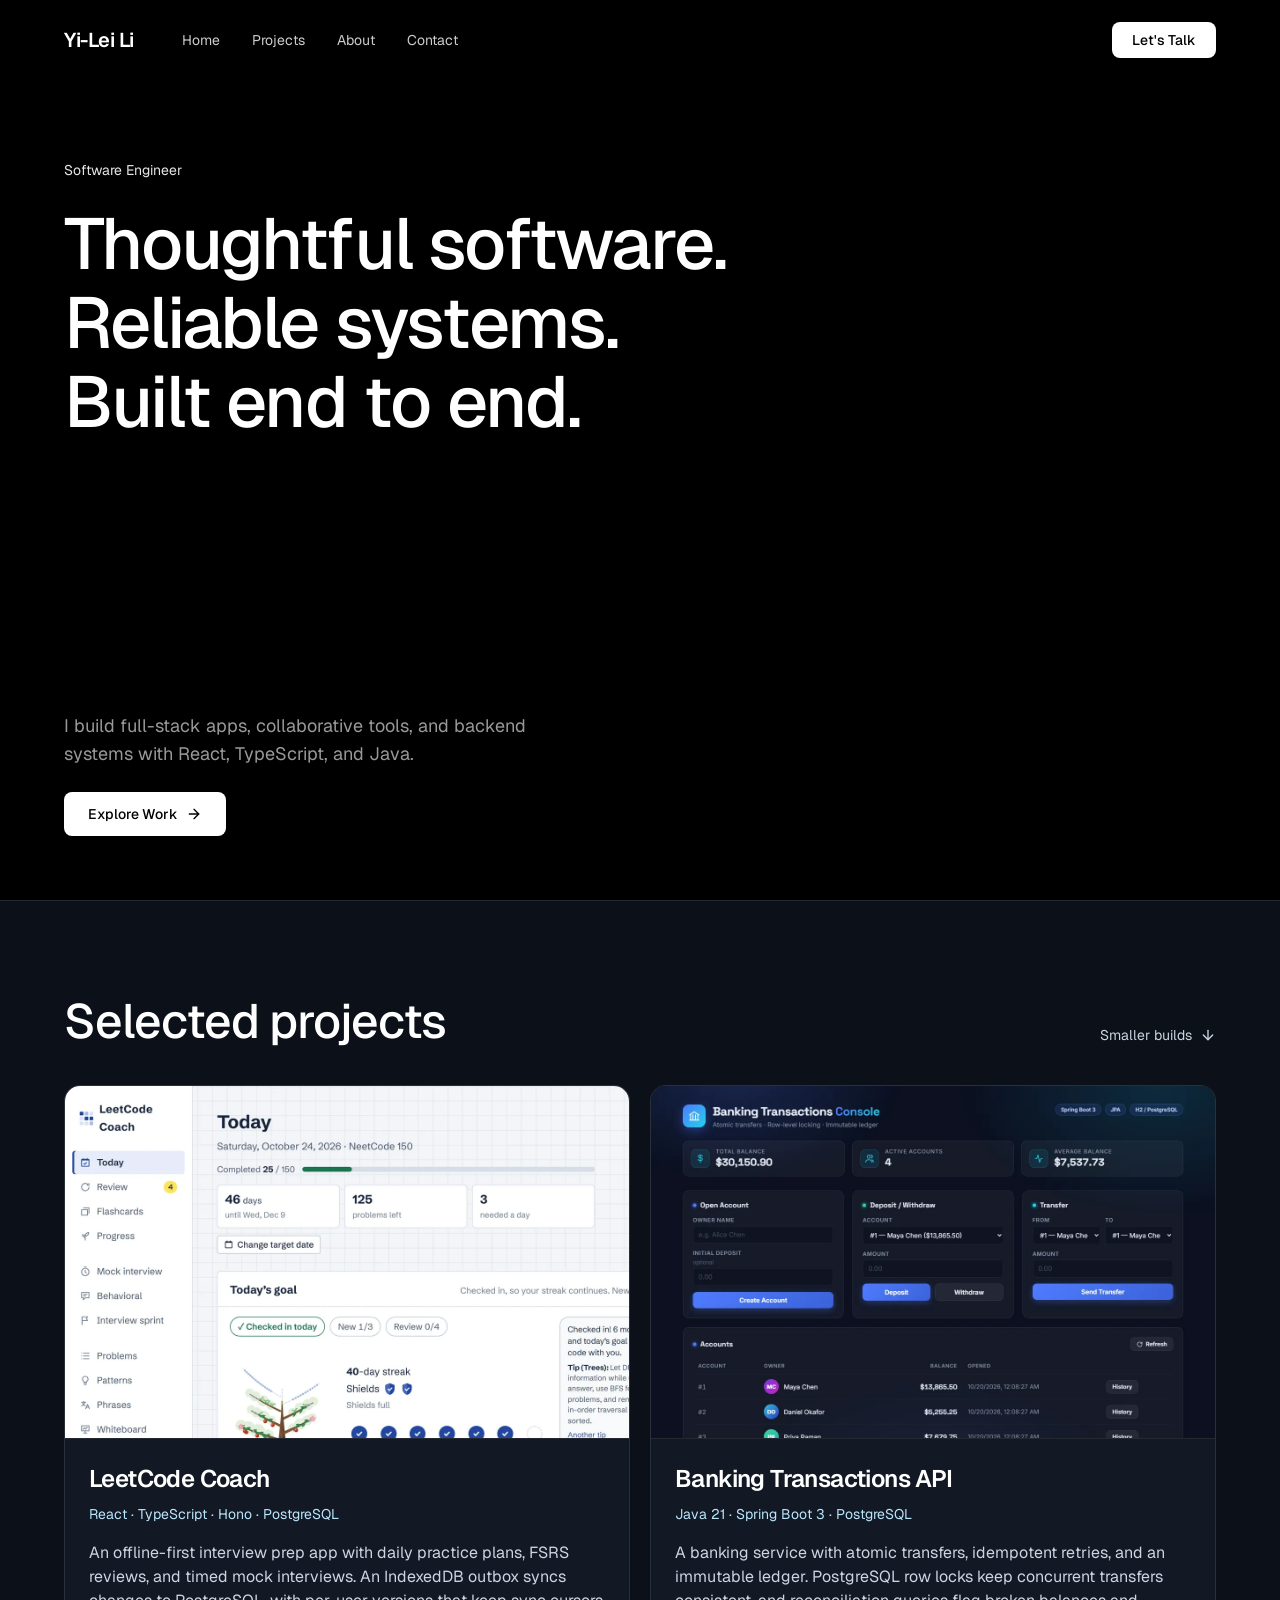
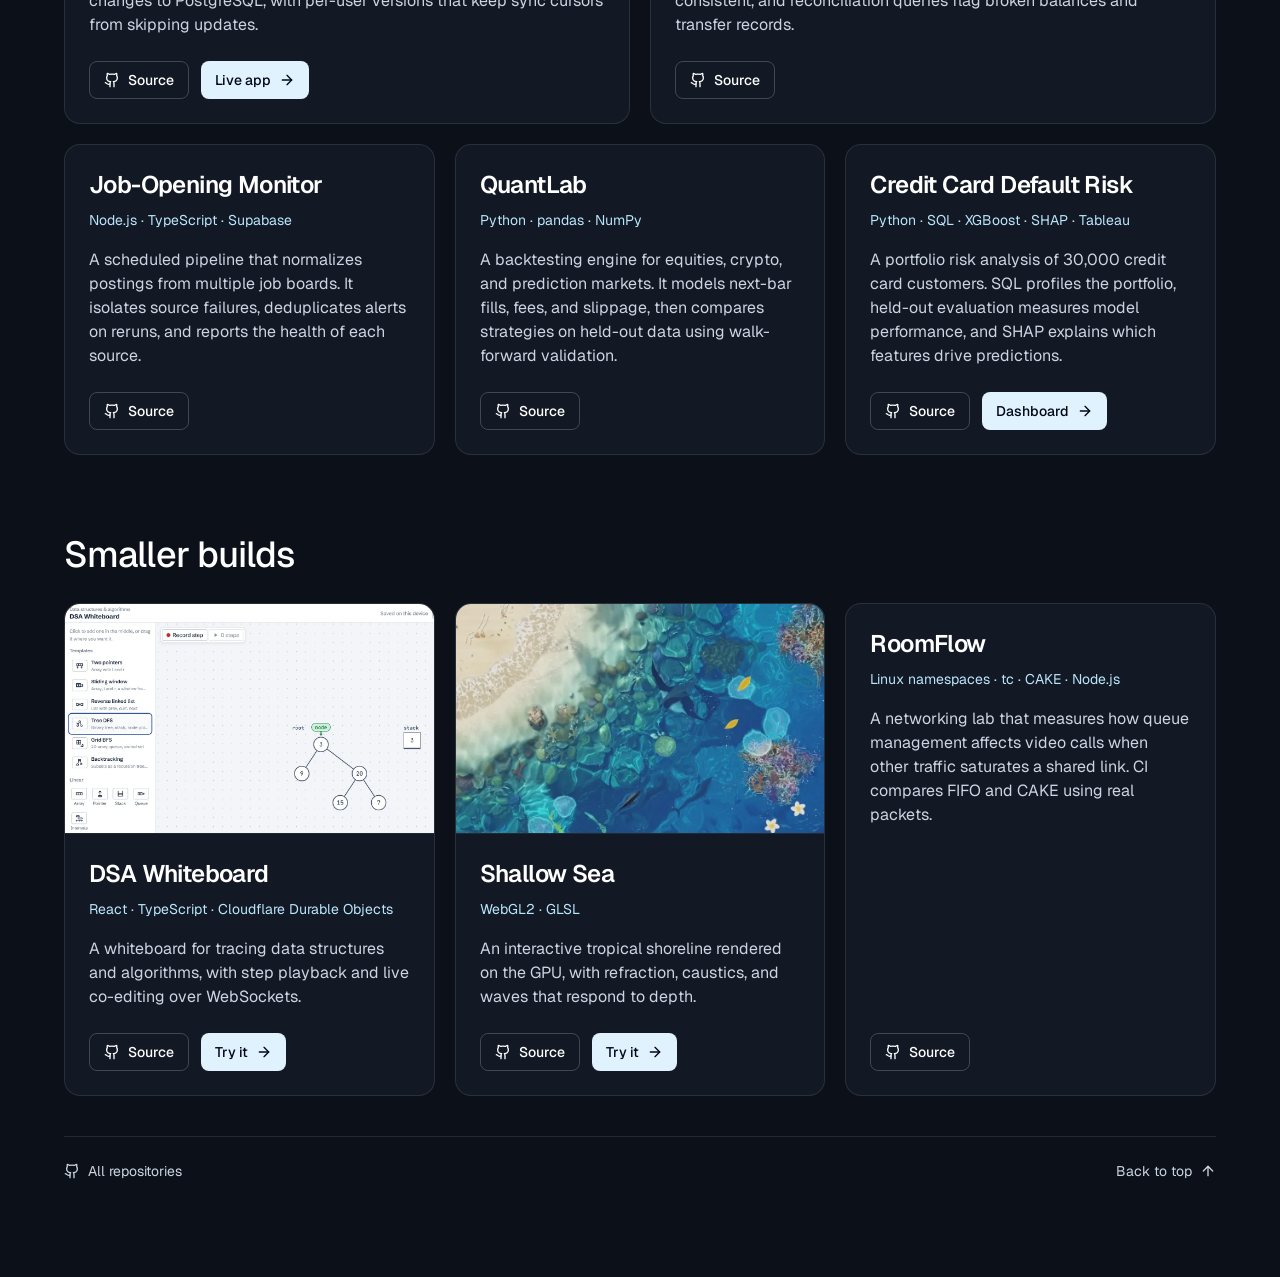
<file: foldcraft/index.html>
<!doctype html>
<html lang="en">
  <head>
    <meta charset="UTF-8" />
    <meta name="viewport" content="width=device-width, initial-scale=1.0" />
    <meta name="description" content="Yi-Lei Li builds full-stack apps, collaborative tools, and backend systems with React, TypeScript, and Java." />
    <link rel="preconnect" href="https://fonts.googleapis.com" />
    <link rel="preconnect" href="https://fonts.gstatic.com" crossorigin />
    <link href="https://fonts.googleapis.com/css2?family=Geist:wght@300..700&display=swap" rel="stylesheet" />
    <title>Yi-Lei Li | Software Engineer</title>
    <script type="module" crossorigin src="/foldcraft/assets/index-CHm6eOsu.js"></script>
    <link rel="stylesheet" crossorigin href="/foldcraft/assets/index-C66ujxpV.css">
  </head>
  <body>
    <div id="root"></div>
  </body>
</html>
</file>
<file: foldcraft/assets/index-C66ujxpV.css>
*,:before,:after{--tw-border-spacing-x: 0;--tw-border-spacing-y: 0;--tw-translate-x: 0;--tw-translate-y: 0;--tw-rotate: 0;--tw-skew-x: 0;--tw-skew-y: 0;--tw-scale-x: 1;--tw-scale-y: 1;--tw-pan-x: ;--tw-pan-y: ;--tw-pinch-zoom: ;--tw-scroll-snap-strictness: proximity;--tw-gradient-from-position: ;--tw-gradient-via-position: ;--tw-gradient-to-position: ;--tw-ordinal: ;--tw-slashed-zero: ;--tw-numeric-figure: ;--tw-numeric-spacing: ;--tw-numeric-fraction: ;--tw-ring-inset: ;--tw-ring-offset-width: 0px;--tw-ring-offset-color: #fff;--tw-ring-color: rgb(59 130 246 / .5);--tw-ring-offset-shadow: 0 0 #0000;--tw-ring-shadow: 0 0 #0000;--tw-shadow: 0 0 #0000;--tw-shadow-colored: 0 0 #0000;--tw-blur: ;--tw-brightness: ;--tw-contrast: ;--tw-grayscale: ;--tw-hue-rotate: ;--tw-invert: ;--tw-saturate: ;--tw-sepia: ;--tw-drop-shadow: ;--tw-backdrop-blur: ;--tw-backdrop-brightness: ;--tw-backdrop-contrast: ;--tw-backdrop-grayscale: ;--tw-backdrop-hue-rotate: ;--tw-backdrop-invert: ;--tw-backdrop-opacity: ;--tw-backdrop-saturate: ;--tw-backdrop-sepia: ;--tw-contain-size: ;--tw-contain-layout: ;--tw-contain-paint: ;--tw-contain-style: }::backdrop{--tw-border-spacing-x: 0;--tw-border-spacing-y: 0;--tw-translate-x: 0;--tw-translate-y: 0;--tw-rotate: 0;--tw-skew-x: 0;--tw-skew-y: 0;--tw-scale-x: 1;--tw-scale-y: 1;--tw-pan-x: ;--tw-pan-y: ;--tw-pinch-zoom: ;--tw-scroll-snap-strictness: proximity;--tw-gradient-from-position: ;--tw-gradient-via-position: ;--tw-gradient-to-position: ;--tw-ordinal: ;--tw-slashed-zero: ;--tw-numeric-figure: ;--tw-numeric-spacing: ;--tw-numeric-fraction: ;--tw-ring-inset: ;--tw-ring-offset-width: 0px;--tw-ring-offset-color: #fff;--tw-ring-color: rgb(59 130 246 / .5);--tw-ring-offset-shadow: 0 0 #0000;--tw-ring-shadow: 0 0 #0000;--tw-shadow: 0 0 #0000;--tw-shadow-colored: 0 0 #0000;--tw-blur: ;--tw-brightness: ;--tw-contrast: ;--tw-grayscale: ;--tw-hue-rotate: ;--tw-invert: ;--tw-saturate: ;--tw-sepia: ;--tw-drop-shadow: ;--tw-backdrop-blur: ;--tw-backdrop-brightness: ;--tw-backdrop-contrast: ;--tw-backdrop-grayscale: ;--tw-backdrop-hue-rotate: ;--tw-backdrop-invert: ;--tw-backdrop-opacity: ;--tw-backdrop-saturate: ;--tw-backdrop-sepia: ;--tw-contain-size: ;--tw-contain-layout: ;--tw-contain-paint: ;--tw-contain-style: }*,:before,:after{box-sizing:border-box;border-width:0;border-style:solid;border-color:#e5e7eb}:before,:after{--tw-content: ""}html,:host{line-height:1.5;-webkit-text-size-adjust:100%;-moz-tab-size:4;-o-tab-size:4;tab-size:4;font-family:ui-sans-serif,system-ui,sans-serif,"Apple Color Emoji","Segoe UI Emoji",Segoe UI Symbol,"Noto Color Emoji";font-feature-settings:normal;font-variation-settings:normal;-webkit-tap-highlight-color:transparent}body{margin:0;line-height:inherit}hr{height:0;color:inherit;border-top-width:1px}abbr:where([title]){-webkit-text-decoration:underline dotted;text-decoration:underline dotted}h1,h2,h3,h4,h5,h6{font-size:inherit;font-weight:inherit}a{color:inherit;text-decoration:inherit}b,strong{font-weight:bolder}code,kbd,samp,pre{font-family:ui-monospace,SFMono-Regular,Menlo,Monaco,Consolas,Liberation Mono,Courier New,monospace;font-feature-settings:normal;font-variation-settings:normal;font-size:1em}small{font-size:80%}sub,sup{font-size:75%;line-height:0;position:relative;vertical-align:baseline}sub{bottom:-.25em}sup{top:-.5em}table{text-indent:0;border-color:inherit;border-collapse:collapse}button,input,optgroup,select,textarea{font-family:inherit;font-feature-settings:inherit;font-variation-settings:inherit;font-size:100%;font-weight:inherit;line-height:inherit;letter-spacing:inherit;color:inherit;margin:0;padding:0}button,select{text-transform:none}button,input:where([type=button]),input:where([type=reset]),input:where([type=submit]){-webkit-appearance:button;background-color:transparent;background-image:none}:-moz-focusring{outline:auto}:-moz-ui-invalid{box-shadow:none}progress{vertical-align:baseline}::-webkit-inner-spin-button,::-webkit-outer-spin-button{height:auto}[type=search]{-webkit-appearance:textfield;outline-offset:-2px}::-webkit-search-decoration{-webkit-appearance:none}::-webkit-file-upload-button{-webkit-appearance:button;font:inherit}summary{display:list-item}blockquote,dl,dd,h1,h2,h3,h4,h5,h6,hr,figure,p,pre{margin:0}fieldset{margin:0;padding:0}legend{padding:0}ol,ul,menu{list-style:none;margin:0;padding:0}dialog{padding:0}textarea{resize:vertical}input::-moz-placeholder,textarea::-moz-placeholder{opacity:1;color:#9ca3af}input::placeholder,textarea::placeholder{opacity:1;color:#9ca3af}button,[role=button]{cursor:pointer}:disabled{cursor:default}img,svg,video,canvas,audio,iframe,embed,object{display:block;vertical-align:middle}img,video{max-width:100%;height:auto}[hidden]:where(:not([hidden=until-found])){display:none}*{box-sizing:border-box;margin:0;padding:0}body{-webkit-font-smoothing:antialiased;-moz-osx-font-smoothing:grayscale}.pointer-events-none{pointer-events:none}.absolute{position:absolute}.relative{position:relative}.inset-0{inset:0}.inset-x-0{left:0;right:0}.top-0{top:0}.z-10{z-index:10}.z-20{z-index:20}.z-30{z-index:30}.z-50{z-index:50}.m-auto{margin:auto}.mx-auto{margin-left:auto;margin-right:auto}.mb-4{margin-bottom:1rem}.mb-5{margin-bottom:1.25rem}.mb-6{margin-bottom:1.5rem}.mb-7{margin-bottom:1.75rem}.mb-8{margin-bottom:2rem}.mt-10{margin-top:2.5rem}.mt-16{margin-top:4rem}.mt-2{margin-top:.5rem}.mt-4{margin-top:1rem}.mt-5{margin-top:1.25rem}.mt-6{margin-top:1.5rem}.mt-auto{margin-top:auto}.flex{display:flex}.inline-flex{display:inline-flex}.table{display:table}.grid{display:grid}.hidden{display:none}.aspect-\[8\/5\]{aspect-ratio:8/5}.h-0{height:0px}.h-10{height:2.5rem}.h-20{height:5rem}.h-\[calc\(100vh-80px\)\]{height:calc(100vh - 80px)}.h-full{height:100%}.h-screen{height:100vh}.min-h-screen{min-height:100vh}.w-10{width:2.5rem}.w-full{width:100%}.min-w-0{min-width:0px}.max-w-3xl{max-width:48rem}.max-w-7xl{max-width:80rem}.max-w-sm{max-width:24rem}.flex-1{flex:1 1 0%}.shrink-0{flex-shrink:0}.translate-y-0{--tw-translate-y: 0px;transform:translate(var(--tw-translate-x),var(--tw-translate-y)) rotate(var(--tw-rotate)) skew(var(--tw-skew-x)) skewY(var(--tw-skew-y)) scaleX(var(--tw-scale-x)) scaleY(var(--tw-scale-y))}.translate-y-8{--tw-translate-y: 2rem;transform:translate(var(--tw-translate-x),var(--tw-translate-y)) rotate(var(--tw-rotate)) skew(var(--tw-skew-x)) skewY(var(--tw-skew-y)) scaleX(var(--tw-scale-x)) scaleY(var(--tw-scale-y))}.-rotate-90{--tw-rotate: -90deg;transform:translate(var(--tw-translate-x),var(--tw-translate-y)) rotate(var(--tw-rotate)) skew(var(--tw-skew-x)) skewY(var(--tw-skew-y)) scaleX(var(--tw-scale-x)) scaleY(var(--tw-scale-y))}.rotate-0{--tw-rotate: 0deg;transform:translate(var(--tw-translate-x),var(--tw-translate-y)) rotate(var(--tw-rotate)) skew(var(--tw-skew-x)) skewY(var(--tw-skew-y)) scaleX(var(--tw-scale-x)) scaleY(var(--tw-scale-y))}.rotate-90{--tw-rotate: 90deg;transform:translate(var(--tw-translate-x),var(--tw-translate-y)) rotate(var(--tw-rotate)) skew(var(--tw-skew-x)) skewY(var(--tw-skew-y)) scaleX(var(--tw-scale-x)) scaleY(var(--tw-scale-y))}.scale-100{--tw-scale-x: 1;--tw-scale-y: 1;transform:translate(var(--tw-translate-x),var(--tw-translate-y)) rotate(var(--tw-rotate)) skew(var(--tw-skew-x)) skewY(var(--tw-skew-y)) scaleX(var(--tw-scale-x)) scaleY(var(--tw-scale-y))}.scale-75{--tw-scale-x: .75;--tw-scale-y: .75;transform:translate(var(--tw-translate-x),var(--tw-translate-y)) rotate(var(--tw-rotate)) skew(var(--tw-skew-x)) skewY(var(--tw-skew-y)) scaleX(var(--tw-scale-x)) scaleY(var(--tw-scale-y))}.animate-\[fadeSlideUp_0\.8s_ease_0\.2s_both\]{animation:fadeSlideUp .8s ease .2s both}.animate-\[fadeSlideUp_0\.8s_ease_0\.4s_both\]{animation:fadeSlideUp .8s ease .4s both}.animate-\[fadeSlideUp_0\.8s_ease_0\.7s_both\]{animation:fadeSlideUp .8s ease .7s both}.animate-\[fadeSlideUp_0\.8s_ease_0\.9s_both\]{animation:fadeSlideUp .8s ease .9s both}.flex-col{flex-direction:column}.flex-wrap{flex-wrap:wrap}.items-start{align-items:flex-start}.items-end{align-items:flex-end}.items-center{align-items:center}.justify-center{justify-content:center}.justify-between{justify-content:space-between}.gap-2{gap:.5rem}.gap-3{gap:.75rem}.gap-4{gap:1rem}.gap-5{gap:1.25rem}.gap-6{gap:1.5rem}.gap-8{gap:2rem}.space-y-5>:not([hidden])~:not([hidden]){--tw-space-y-reverse: 0;margin-top:calc(1.25rem * calc(1 - var(--tw-space-y-reverse)));margin-bottom:calc(1.25rem * var(--tw-space-y-reverse))}.overflow-hidden{overflow:hidden}.whitespace-nowrap{white-space:nowrap}.rounded{border-radius:.25rem}.rounded-2xl{border-radius:1rem}.rounded-full{border-radius:9999px}.rounded-lg{border-radius:.5rem}.border{border-width:1px}.border-b{border-bottom-width:1px}.border-t{border-top-width:1px}.border-white\/10{border-color:#ffffff1a}.border-white\/20{border-color:#fff3}.bg-\[\#0b1019\]{--tw-bg-opacity: 1;background-color:rgb(11 16 25 / var(--tw-bg-opacity, 1))}.bg-\[\#121824\]{--tw-bg-opacity: 1;background-color:rgb(18 24 36 / var(--tw-bg-opacity, 1))}.bg-black{--tw-bg-opacity: 1;background-color:rgb(0 0 0 / var(--tw-bg-opacity, 1))}.bg-black\/\[0\.98\]{background-color:#000000fa}.bg-sky-100{--tw-bg-opacity: 1;background-color:rgb(224 242 254 / var(--tw-bg-opacity, 1))}.bg-white{--tw-bg-opacity: 1;background-color:rgb(255 255 255 / var(--tw-bg-opacity, 1))}.object-cover{-o-object-fit:cover;object-fit:cover}.object-\[70\%_center\]{-o-object-position:70% center;object-position:70% center}.p-5{padding:1.25rem}.px-3\.5{padding-left:.875rem;padding-right:.875rem}.px-5{padding-left:1.25rem;padding-right:1.25rem}.px-6{padding-left:1.5rem;padding-right:1.5rem}.px-8{padding-left:2rem;padding-right:2rem}.py-16{padding-top:4rem;padding-bottom:4rem}.py-2{padding-top:.5rem;padding-bottom:.5rem}.py-2\.5{padding-top:.625rem;padding-bottom:.625rem}.py-3\.5{padding-top:.875rem;padding-bottom:.875rem}.py-5{padding-top:1.25rem;padding-bottom:1.25rem}.pb-10{padding-bottom:2.5rem}.pt-12{padding-top:3rem}.pt-6{padding-top:1.5rem}.font-geist{font-family:Geist,sans-serif}.text-3xl{font-size:1.875rem;line-height:2.25rem}.text-4xl{font-size:2.25rem;line-height:2.5rem}.text-base{font-size:1rem;line-height:1.5rem}.text-lg{font-size:1.125rem;line-height:1.75rem}.text-sm{font-size:.875rem;line-height:1.25rem}.text-xl{font-size:1.25rem;line-height:1.75rem}.text-xs{font-size:.75rem;line-height:1rem}.font-medium{font-weight:500}.font-semibold{font-weight:600}.leading-\[1\.1\]{line-height:1.1}.leading-relaxed{line-height:1.625}.tracking-tight{letter-spacing:-.025em}.text-black{--tw-text-opacity: 1;color:rgb(0 0 0 / var(--tw-text-opacity, 1))}.text-sky-200{--tw-text-opacity: 1;color:rgb(186 230 253 / var(--tw-text-opacity, 1))}.text-slate-300{--tw-text-opacity: 1;color:rgb(203 213 225 / var(--tw-text-opacity, 1))}.text-slate-950{--tw-text-opacity: 1;color:rgb(2 6 23 / var(--tw-text-opacity, 1))}.text-white{--tw-text-opacity: 1;color:rgb(255 255 255 / var(--tw-text-opacity, 1))}.text-white\/60{color:#fff9}.text-white\/80{color:#fffc}.text-white\/90{color:#ffffffe6}.opacity-0{opacity:0}.opacity-100{opacity:1}.backdrop-blur-xl{--tw-backdrop-blur: blur(24px);-webkit-backdrop-filter:var(--tw-backdrop-blur) var(--tw-backdrop-brightness) var(--tw-backdrop-contrast) var(--tw-backdrop-grayscale) var(--tw-backdrop-hue-rotate) var(--tw-backdrop-invert) var(--tw-backdrop-opacity) var(--tw-backdrop-saturate) var(--tw-backdrop-sepia);backdrop-filter:var(--tw-backdrop-blur) var(--tw-backdrop-brightness) var(--tw-backdrop-contrast) var(--tw-backdrop-grayscale) var(--tw-backdrop-hue-rotate) var(--tw-backdrop-invert) var(--tw-backdrop-opacity) var(--tw-backdrop-saturate) var(--tw-backdrop-sepia)}.transition-\[height\,opacity\]{transition-property:height,opacity;transition-timing-function:cubic-bezier(.4,0,.2,1);transition-duration:.15s}.transition-\[transform\,opacity\]{transition-property:transform,opacity;transition-timing-function:cubic-bezier(.4,0,.2,1);transition-duration:.15s}.transition-colors{transition-property:color,background-color,border-color,text-decoration-color,fill,stroke;transition-timing-function:cubic-bezier(.4,0,.2,1);transition-duration:.15s}.transition-transform{transition-property:transform;transition-timing-function:cubic-bezier(.4,0,.2,1);transition-duration:.15s}.delay-100{transition-delay:.1s}.duration-300{transition-duration:.3s}.duration-500{transition-duration:.5s}.ease-\[cubic-bezier\(0\.16\,1\,0\.3\,1\)\]{transition-timing-function:cubic-bezier(.16,1,.3,1)}@keyframes fadeSlideUp{0%{opacity:0;transform:translateY(24px)}to{opacity:1;transform:translateY(0)}}@supports (height: 100dvh){#home{height:100dvh}#hero-content{height:calc(100dvh - 80px)}#mobile-navigation[aria-hidden=false]{height:100dvh}}#hero-content{row-gap:1rem;overflow-y:auto;scroll-padding-block:1rem}#hero-content>*{flex-shrink:0}@media(max-height:520px){#hero-content{padding-block:1.5rem}#mobile-navigation .mobile-navigation-content{position:absolute;inset:80px 0 0;height:auto;justify-content:flex-start;overflow-y:auto;padding-block:1rem;scroll-padding-block:1rem}#mobile-navigation .mobile-navigation-content>*{flex-shrink:0}}@media(prefers-reduced-motion:reduce){#home,#home *,#home *:before,#home *:after{animation:none!important;transition:none!important}}.hover\:scale-105:hover{--tw-scale-x: 1.05;--tw-scale-y: 1.05;transform:translate(var(--tw-translate-x),var(--tw-translate-y)) rotate(var(--tw-rotate)) skew(var(--tw-skew-x)) skewY(var(--tw-skew-y)) scaleX(var(--tw-scale-x)) scaleY(var(--tw-scale-y))}.hover\:bg-white:hover{--tw-bg-opacity: 1;background-color:rgb(255 255 255 / var(--tw-bg-opacity, 1))}.hover\:bg-white\/10:hover{background-color:#ffffff1a}.hover\:text-white:hover{--tw-text-opacity: 1;color:rgb(255 255 255 / var(--tw-text-opacity, 1))}.focus-visible\:outline:focus-visible{outline-style:solid}.focus-visible\:outline-2:focus-visible{outline-width:2px}.focus-visible\:outline-offset-4:focus-visible{outline-offset:4px}.focus-visible\:outline-sky-200:focus-visible{outline-color:#bae6fd}.focus-visible\:outline-white:focus-visible{outline-color:#fff}.active\:scale-90:active{--tw-scale-x: .9;--tw-scale-y: .9;transform:translate(var(--tw-translate-x),var(--tw-translate-y)) rotate(var(--tw-rotate)) skew(var(--tw-skew-x)) skewY(var(--tw-skew-y)) scaleX(var(--tw-scale-x)) scaleY(var(--tw-scale-y))}@media(min-width:640px){.sm\:mb-6{margin-bottom:1.5rem}.sm\:max-w-lg{max-width:32rem}.sm\:p-6{padding:1.5rem}.sm\:px-6{padding-left:1.5rem;padding-right:1.5rem}.sm\:py-3{padding-top:.75rem;padding-bottom:.75rem}.sm\:pb-12{padding-bottom:3rem}.sm\:pt-16{padding-top:4rem}.sm\:text-2xl{font-size:1.5rem;line-height:2rem}.sm\:text-5xl{font-size:3rem;line-height:1}.sm\:text-base{font-size:1rem;line-height:1.5rem}.sm\:text-sm{font-size:.875rem;line-height:1.25rem}.sm\:text-xl{font-size:1.25rem;line-height:1.75rem}.sm\:leading-\[1\.1\]{line-height:1.1}}@media(min-width:768px){.md\:mb-10{margin-bottom:2.5rem}.md\:mt-20{margin-top:5rem}.md\:flex{display:flex}.md\:inline-flex{display:inline-flex}.md\:hidden{display:none}.md\:grid-cols-2{grid-template-columns:repeat(2,minmax(0,1fr))}.md\:grid-cols-3{grid-template-columns:repeat(3,minmax(0,1fr))}.md\:px-12{padding-left:3rem;padding-right:3rem}.md\:py-24{padding-top:6rem;padding-bottom:6rem}.md\:pb-16{padding-bottom:4rem}.md\:pt-20{padding-top:5rem}.md\:text-4xl{font-size:2.25rem;line-height:2.5rem}.md\:text-5xl{font-size:3rem;line-height:1}.md\:text-6xl{font-size:3.75rem;line-height:1}.md\:text-lg{font-size:1.125rem;line-height:1.75rem}.md\:leading-\[1\.1\]{line-height:1.1}}@media(min-width:1024px){.lg\:gap-12{gap:3rem}.lg\:gap-8{gap:2rem}.lg\:px-16{padding-left:4rem;padding-right:4rem}.lg\:text-7xl{font-size:4.5rem;line-height:1}.lg\:leading-\[1\.1\]{line-height:1.1}}
</file>
